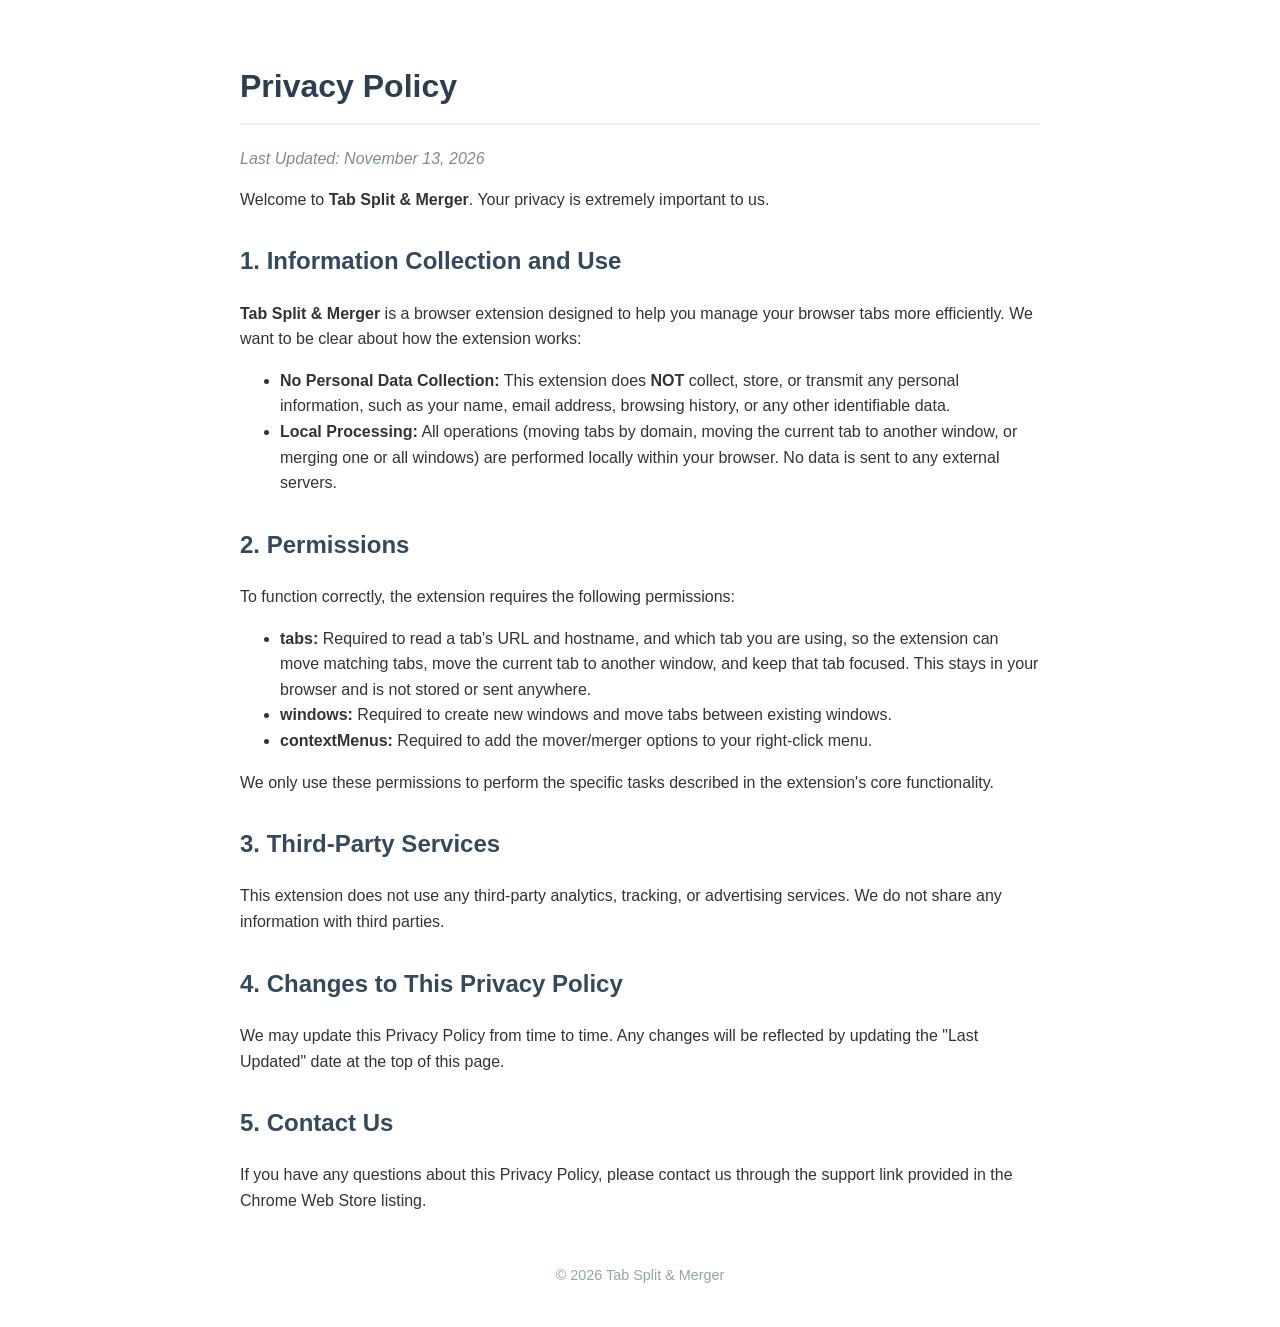
<file: docs/index.html>
<!DOCTYPE html>
<html lang="en">
<head>
    <meta charset="UTF-8">
    <meta name="viewport" content="width=device-width, initial-scale=1.0">
    <title>Privacy Policy - Tab Split & Merger</title>
    <style>
        body {
            font-family: -apple-system, BlinkMacSystemFont, "Segoe UI", Roboto, Helvetica, Arial, sans-serif;
            line-height: 1.6;
            color: #333;
            max-width: 800px;
            margin: 0 auto;
            padding: 40px 20px;
        }
        h1 { color: #2c3e50; border-bottom: 2px solid #eee; padding-bottom: 10px; }
        h2 { color: #34495e; margin-top: 30px; }
        p { margin: 15px 0; }
        .last-updated { font-style: italic; color: #7f8c8d; }
        .footer { margin-top: 50px; font-size: 0.9em; color: #95a5a6; text-align: center; }
    </style>
</head>
<body>

    <h1>Privacy Policy</h1>
    <p class="last-updated">Last Updated: November 13, 2026</p>

    <p>Welcome to <strong>Tab Split & Merger</strong>. Your privacy is extremely important to us.</p>

    <h2>1. Information Collection and Use</h2>
    <p><strong>Tab Split & Merger</strong> is a browser extension designed to help you manage your browser tabs more efficiently. We want to be clear about how the extension works:</p>
    <ul>
        <li><strong>No Personal Data Collection:</strong> This extension does <strong>NOT</strong> collect, store, or transmit any personal information, such as your name, email address, browsing history, or any other identifiable data.</li>
        <li><strong>Local Processing:</strong> All operations (moving tabs by domain, moving the current tab to another window, or merging one or all windows) are performed locally within your browser. No data is sent to any external servers.</li>
    </ul>

    <h2>2. Permissions</h2>
    <p>To function correctly, the extension requires the following permissions:</p>
    <ul>
        <li><strong>tabs:</strong> Required to read a tab's URL and hostname, and which tab you are using, so the extension can move matching tabs, move the current tab to another window, and keep that tab focused. This stays in your browser and is not stored or sent anywhere.</li>
        <li><strong>windows:</strong> Required to create new windows and move tabs between existing windows.</li>
        <li><strong>contextMenus:</strong> Required to add the mover/merger options to your right-click menu.</li>
    </ul>
    <p>We only use these permissions to perform the specific tasks described in the extension's core functionality.</p>

    <h2>3. Third-Party Services</h2>
    <p>This extension does not use any third-party analytics, tracking, or advertising services. We do not share any information with third parties.</p>

    <h2>4. Changes to This Privacy Policy</h2>
    <p>We may update this Privacy Policy from time to time. Any changes will be reflected by updating the "Last Updated" date at the top of this page.</p>

    <h2>5. Contact Us</h2>
    <p>If you have any questions about this Privacy Policy, please contact us through the support link provided in the Chrome Web Store listing.</p>

    <div class="footer">
        &copy; 2026 Tab Split & Merger
    </div>

</body>
</html>
</file>
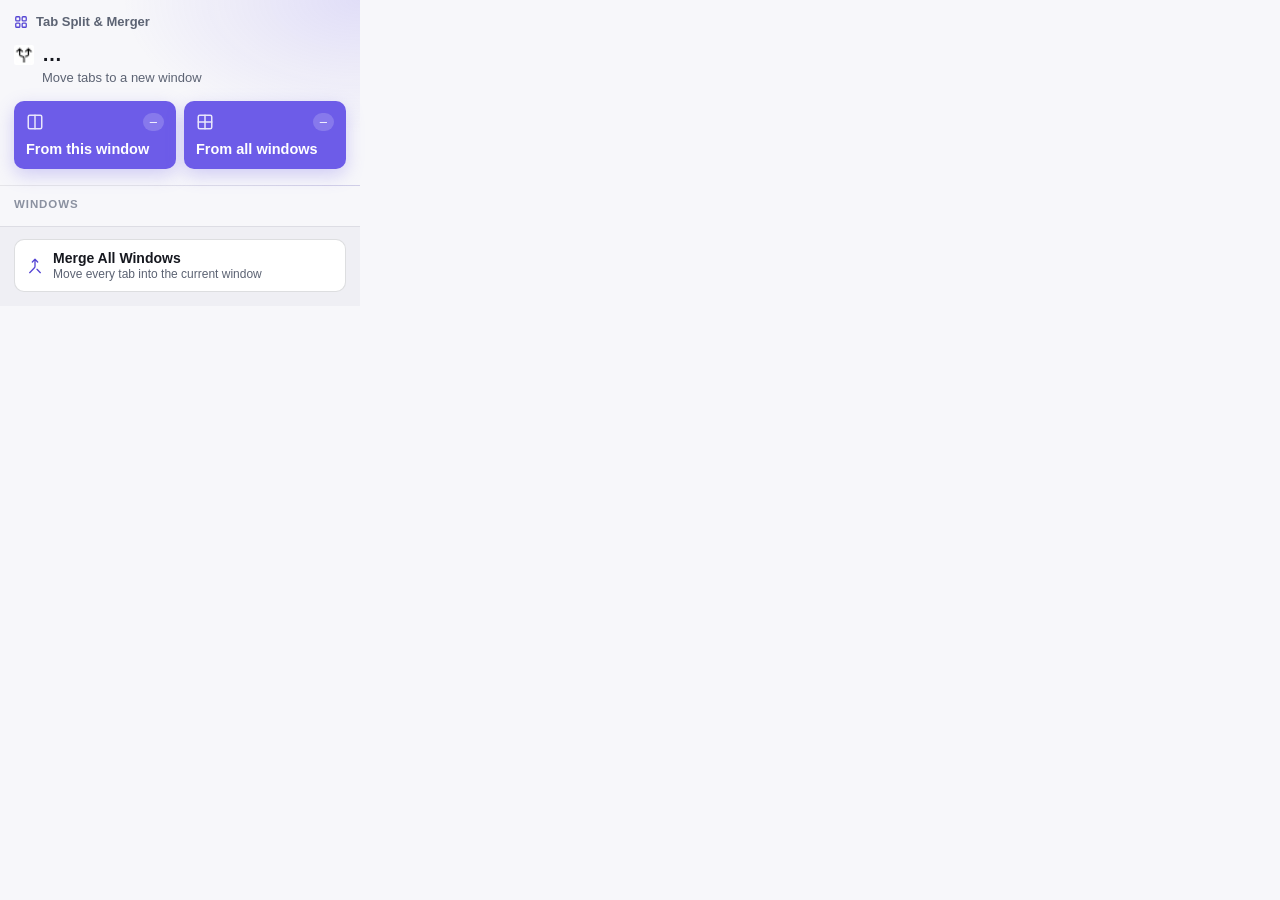
<file: popup.html>
<!doctype html>
<html lang="en">
  <head>
    <meta charset="UTF-8" />
    <style>
      :root {
        --bg: #111318;
        --panel: #181b22;
        --panel-raised: #1f232c;
        --panel-hover: #262b36;
        --line: rgba(255, 255, 255, 0.07);
        --line-strong: rgba(255, 255, 255, 0.12);
        --ink: #eceef3;
        --muted: #8b93a5;
        --faint: #5d6575;
        --accent: #8b7cf6;
        --accent-strong: #a597ff;
        --accent-soft: rgba(139, 124, 246, 0.14);
        --accent-glow: rgba(139, 124, 246, 0.24);
        --accent-shadow: rgba(139, 124, 246, 0.3);
        --accent-border: rgba(139, 124, 246, 0.4);
        --focus-ring: #fff;
        color-scheme: dark;
        --font: -apple-system, BlinkMacSystemFont, "Inter", "Segoe UI", sans-serif;
        --mono: "SF Mono", "JetBrains Mono", Menlo, Consolas, monospace;
      }

      @media (prefers-color-scheme: light) {
        :root {
          --bg: #f7f7fa;
          --panel: #efeff4;
          --panel-raised: #ffffff;
          --panel-hover: #e9e8f2;
          --line: rgba(20, 22, 40, 0.08);
          --line-strong: rgba(20, 22, 40, 0.14);
          --ink: #16181f;
          --muted: #5c6373;
          --faint: #8b91a0;
          --accent: #6d5ce8;
          --accent-strong: #5646d4;
          --accent-soft: rgba(109, 92, 232, 0.1);
          --accent-glow: rgba(109, 92, 232, 0.16);
          --accent-shadow: rgba(109, 92, 232, 0.28);
          --accent-border: rgba(109, 92, 232, 0.45);
          --focus-ring: #16181f;
          color-scheme: light;
        }
      }

      * {
        box-sizing: border-box;
      }

      body {
        width: 360px;
        margin: 0;
        font-family: var(--font);
        font-size: 14px;
        color: var(--ink);
        background: var(--bg);
        -webkit-font-smoothing: antialiased;
      }

      button {
        font: inherit;
        color: inherit;
        margin: 0;
      }

      .section-label {
        display: flex;
        align-items: center;
        justify-content: space-between;
        margin: 0 0 8px;
        font-size: 11.5px;
        font-weight: 600;
        letter-spacing: 0.08em;
        text-transform: uppercase;
        color: var(--faint);
      }

      .section-label span:last-child {
        font-family: var(--mono);
        letter-spacing: 0;
        text-transform: none;
        font-weight: 400;
      }

      /* Move by domain: primary feature */
      .split {
        padding: 14px 14px 16px;
        background:
          radial-gradient(110% 120% at 100% 0%, var(--accent-glow), transparent 60%),
          var(--bg);
        border-bottom: 1px solid var(--line);
      }

      .brand {
        display: flex;
        align-items: center;
        gap: 8px;
        margin-bottom: 14px;
        font-size: 13px;
        font-weight: 600;
        color: var(--muted);
      }

      .brand svg {
        width: 14px;
        height: 14px;
        color: var(--accent-strong);
      }

      .domain-info {
        margin-bottom: 16px;
      }

      .domain-row {
        display: flex;
        align-items: center;
        gap: 8px;
        min-width: 0;
      }

      #current-favicon {
        width: 20px;
        height: 20px;
        flex-shrink: 0;
      }

      #current-domain {
        font-size: 20px;
        font-weight: 650;
        letter-spacing: -0.02em;
        white-space: nowrap;
        overflow: hidden;
        text-overflow: ellipsis;
      }

      #domain-hint {
        margin: 4px 0 0 28px;
        font-size: 13px;
        color: var(--muted);
      }

      .split-buttons {
        display: grid;
        grid-template-columns: 1fr 1fr;
        gap: 8px;
      }

      .split-buttons button {
        display: flex;
        flex-direction: column;
        align-items: flex-start;
        gap: 10px;
        padding: 12px;
        border: 0;
        border-radius: 10px;
        background: var(--accent);
        color: #fff;
        text-align: left;
        cursor: pointer;
        box-shadow: 0 6px 18px var(--accent-shadow);
        transition:
          background 0.12s ease,
          transform 0.12s ease,
          opacity 0.12s ease;
      }

      .split-buttons button:hover:not(:disabled) {
        background: var(--accent-strong);
        transform: translateY(-1px);
      }

      .split-buttons button:focus-visible {
        outline: 2px solid var(--focus-ring);
        outline-offset: 2px;
      }

      .split-buttons button:disabled {
        background: var(--panel-raised);
        color: var(--faint);
        box-shadow: inset 0 0 0 1px var(--line);
        cursor: not-allowed;
      }

      .split-buttons .top {
        display: flex;
        align-items: center;
        justify-content: space-between;
        width: 100%;
      }

      .split-buttons svg {
        width: 18px;
        height: 18px;
        opacity: 0.85;
      }

      .split-buttons .count {
        font-family: var(--mono);
        font-size: 12px;
        padding: 2px 7px;
        border-radius: 999px;
        background: rgba(255, 255, 255, 0.18);
      }

      .split-buttons button:disabled .count {
        background: var(--line);
      }

      .split-buttons .label {
        display: flex;
        flex-direction: column;
        gap: 2px;
      }

      .split-buttons .label strong {
        font-size: 14.5px;
        font-weight: 600;
      }

      .split-buttons .label span {
        font-size: 12px;
        opacity: 0.75;
      }

      /* Merge: bottom */
      .merge {
        padding: 12px 14px 14px;
        border-top: 1px solid var(--line);
        background: var(--panel);
      }

      #btn-merge {
        display: flex;
        align-items: center;
        gap: 10px;
        width: 100%;
        padding: 10px 12px;
        border: 1px solid var(--line-strong);
        border-radius: 10px;
        background: var(--panel-raised);
        text-align: left;
        cursor: pointer;
        transition:
          background 0.12s ease,
          border-color 0.12s ease;
      }

      #btn-merge:hover:not(:disabled) {
        background: var(--panel-hover);
        border-color: var(--accent-border);
      }

      #btn-merge:focus-visible {
        outline: 2px solid var(--accent);
        outline-offset: 1px;
      }

      #btn-merge:disabled {
        color: var(--faint);
        cursor: not-allowed;
      }

      #btn-merge svg {
        width: 16px;
        height: 16px;
        color: var(--accent-strong);
        flex-shrink: 0;
      }

      #btn-merge:disabled svg {
        color: var(--faint);
      }

      #btn-merge .label {
        flex: 1;
        display: flex;
        flex-direction: column;
        gap: 1px;
      }

      #btn-merge .label strong {
        font-weight: 600;
      }

      #btn-merge .label span {
        font-size: 12px;
        color: var(--muted);
      }

      /* Preview: tertiary */
      .preview {
        padding: 12px 8px 8px;
      }

      .preview .section-label {
        padding: 0 6px;
      }

      #window-list {
        max-height: 200px;
        overflow-y: auto;
        display: flex;
        flex-direction: column;
        gap: 2px;
      }

      #window-list::-webkit-scrollbar {
        width: 6px;
      }

      #window-list::-webkit-scrollbar-thumb {
        background: var(--line-strong);
        border-radius: 999px;
      }

      .window-item {
        position: relative;
        display: flex;
        align-items: center;
        gap: 4px;
        width: 100%;
        padding-right: 4px;
        border-radius: 8px;
        transition: background 0.12s ease;
      }

      .window-main {
        display: flex;
        align-items: center;
        gap: 10px;
        flex: 1;
        min-width: 0;
        padding: 7px 8px;
        border: 0;
        border-radius: 8px;
        background: transparent;
        text-align: left;
        cursor: pointer;
      }

      .window-main:hover,
      .window-main:focus-visible {
        background: var(--panel-hover);
        outline: none;
      }

      .window-item.is-current .window-main:hover,
      .window-item.is-current .window-main:focus-visible {
        background: transparent;
      }

      .window-actions {
        display: flex;
        flex-shrink: 0;
        gap: 4px;
      }

      .window-actions button {
        padding: 4px 7px;
        border: 1px solid var(--line-strong);
        border-radius: 7px;
        background: var(--panel-raised);
        font-size: 11.5px;
        font-weight: 600;
        line-height: 1.2;
        cursor: pointer;
        transition:
          background 0.12s ease,
          border-color 0.12s ease;
      }

      .window-actions button:hover:not(:disabled) {
        background: var(--panel-hover);
        border-color: var(--accent-border);
      }

      .window-actions button:focus-visible {
        outline: 2px solid var(--accent);
        outline-offset: 1px;
      }

      .window-actions button:disabled {
        color: var(--faint);
        cursor: not-allowed;
      }

      .window-item.is-current {
        background: var(--accent-soft);
      }

      .window-item.is-current::before {
        content: "";
        position: absolute;
        left: 0;
        top: 8px;
        bottom: 8px;
        width: 3px;
        border-radius: 0 3px 3px 0;
        background: var(--accent);
      }

      .window-item .favicon {
        width: 24px;
        height: 24px;
        padding: 4px;
        border-radius: 6px;
        flex-shrink: 0;
        background: var(--panel-raised);
      }

      .window-item .details {
        flex: 1;
        min-width: 0;
        display: flex;
        flex-direction: column;
        gap: 1px;
      }

      .window-item .details strong {
        font-size: 13.5px;
        font-weight: 600;
      }

      .window-item .details .meta {
        font-size: 12px;
        color: var(--muted);
        white-space: nowrap;
        overflow: hidden;
        text-overflow: ellipsis;
      }

      .tab-badge {
        flex-shrink: 0;
        font-family: var(--mono);
        font-size: 11.5px;
        color: var(--muted);
      }

      .window-item.is-current .tab-badge {
        color: var(--accent-strong);
      }

      .empty-state {
        padding: 16px 12px;
        text-align: center;
        color: var(--muted);
      }
    </style>
  </head>
  <body>
    <section class="split">
      <div class="brand">
        <svg viewBox="0 0 24 24" fill="none" stroke="currentColor" stroke-width="2.2" stroke-linecap="round" stroke-linejoin="round" aria-hidden="true">
          <rect x="3" y="3" width="7" height="7" rx="1.5"></rect>
          <rect x="14" y="3" width="7" height="7" rx="1.5"></rect>
          <rect x="3" y="14" width="7" height="7" rx="1.5"></rect>
          <rect x="14" y="14" width="7" height="7" rx="1.5"></rect>
        </svg>
        Tab Split &amp; Merger
      </div>

      <div class="domain-info">
        <div class="domain-row">
          <img id="current-favicon" src="icons/icon16.png" alt="" />
          <strong id="current-domain">…</strong>
        </div>
        <p id="domain-hint">Move tabs to a new window</p>
      </div>

      <div class="split-buttons">
        <button id="btn-split-current" type="button">
          <span class="top">
            <svg viewBox="0 0 24 24" fill="none" stroke="currentColor" stroke-width="2" stroke-linecap="round" stroke-linejoin="round" aria-hidden="true">
              <rect x="3" y="3" width="18" height="18" rx="2"></rect>
              <path d="M12 3v18"></path>
            </svg>
            <span class="count" id="count-current">–</span>
          </span>
          <span class="label">
            <strong>From this window</strong>
          </span>
        </button>

        <button id="btn-split-all" type="button">
          <span class="top">
            <svg viewBox="0 0 24 24" fill="none" stroke="currentColor" stroke-width="2" stroke-linecap="round" stroke-linejoin="round" aria-hidden="true">
              <rect x="3" y="3" width="18" height="18" rx="2"></rect>
              <path d="M12 3v18"></path>
              <path d="M3 12h18"></path>
            </svg>
            <span class="count" id="count-all">–</span>
          </span>
          <span class="label">
            <strong>From all windows</strong>
          </span>
        </button>
      </div>
    </section>

    <section class="preview">
      <p class="section-label">
        <span>Windows</span>
        <span id="window-count"></span>
      </p>
      <div id="window-list"></div>
    </section>

    <section class="merge">
      <button id="btn-merge" type="button">
        <svg viewBox="0 0 24 24" fill="none" stroke="currentColor" stroke-width="2" stroke-linecap="round" stroke-linejoin="round" aria-hidden="true">
          <path d="m8 6 4-4 4 4"></path>
          <path d="M12 2v10.3a4 4 0 0 1-1.17 2.83L4 22"></path>
          <path d="m20 22-5-5"></path>
        </svg>
        <span class="label">
          <strong>Merge All Windows</strong>
          <span id="merge-hint">Move every tab into the current window</span>
        </span>
      </button>
    </section>

    <script src="popup.js"></script>
  </body>
</html>
</file>
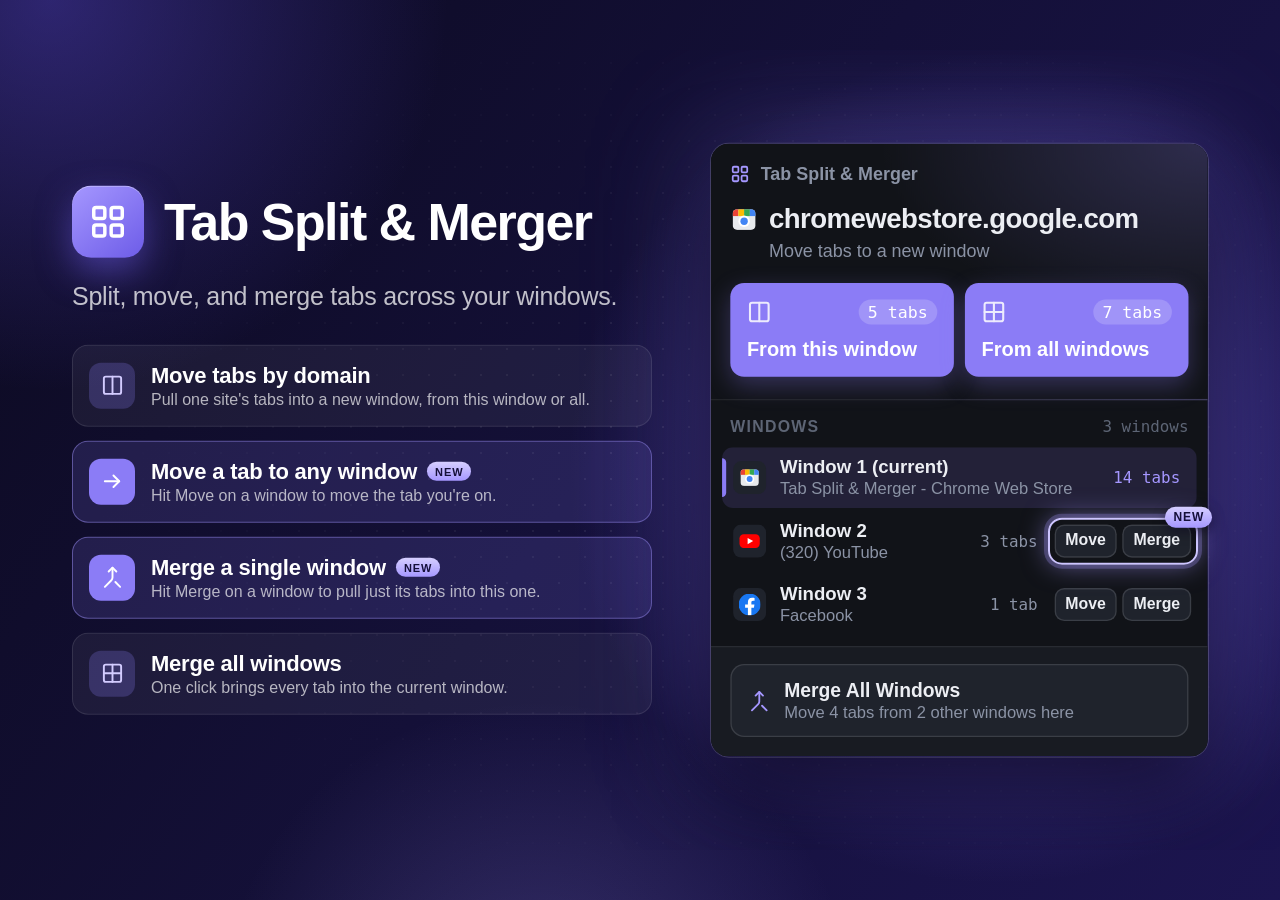
<file: webstore_assets/_gen/cover.html>
<!doctype html>
<!--
  Feature-list cover (1280x800 stage). The product shot on the right is the REAL popup
  (popup.html mock, dark theme) scaled up; the per-window Move / Merge buttons
  added in v1.1.0 are ringed and tagged NEW.
  Captured to ../cover2.jpeg and, via a 1320x840 viewport, to ../cover2_440x280.jpeg.
-->
<html lang="en">
  <head>
    <meta charset="utf-8" />
    <title>Cover</title>
    <style>
      :root {
        --font: -apple-system, BlinkMacSystemFont, "Inter", "Segoe UI", sans-serif;
        --accent: #8b7cf6;
        --accent-strong: #a597ff;
        --accent-deep: #6d5ce8;
        --popup-scale: 1.38;
        color-scheme: dark;
      }

      * {
        box-sizing: border-box;
      }

      html,
      body {
        margin: 0;
        width: 100%;
        height: 100%;
        overflow: hidden;
      }

      body {
        position: relative;
        font-family: var(--font);
        color: #fff;
        -webkit-font-smoothing: antialiased;
        background:
          radial-gradient(48% 66% at 78% 52%, rgba(124, 104, 255, 0.5), transparent 70%),
          radial-gradient(50% 70% at 4% 0%, rgba(92, 74, 220, 0.42), transparent 62%),
          radial-gradient(40% 55% at 42% 112%, rgba(165, 151, 255, 0.22), transparent 62%),
          linear-gradient(125deg, #0c0a20 0%, #141038 48%, #1c1550 100%);
      }

      /* Fixed 1280x800 design surface; scaled to fit the capture viewport. */
      .stage {
        position: absolute;
        left: 50%;
        top: 50%;
        width: 1280px;
        height: 800px;
        transform: translate(-50%, -50%);
        overflow: hidden;
      }

      /* faint dot grid, fading out toward the edges */
      .stage::before {
        content: "";
        position: absolute;
        inset: 0;
        background-image: radial-gradient(rgba(255, 255, 255, 0.1) 1px, transparent 1.4px);
        background-size: 26px 26px;
        -webkit-mask-image: radial-gradient(70% 80% at 62% 50%, #000 0%, transparent 78%);
        mask-image: radial-gradient(70% 80% at 62% 50%, #000 0%, transparent 78%);
        pointer-events: none;
      }

      svg {
        display: block;
        fill: none;
        stroke: currentColor;
        stroke-width: 2;
        stroke-linecap: round;
        stroke-linejoin: round;
      }

      /* ---------- left: copy ---------- */
      .copy {
        position: absolute;
        left: 72px;
        top: 50%;
        width: 580px;
        transform: translateY(-50%);
      }

      .brand {
        display: flex;
        align-items: center;
        gap: 20px;
      }

      .brand .tile {
        display: grid;
        place-items: center;
        width: 72px;
        height: 72px;
        flex-shrink: 0;
        border-radius: 19px;
        background: linear-gradient(140deg, var(--accent-strong), var(--accent-deep));
        box-shadow:
          0 14px 34px rgba(109, 92, 232, 0.5),
          inset 0 1px 0 rgba(255, 255, 255, 0.35);
      }

      .brand .tile svg {
        width: 38px;
        height: 38px;
        stroke-width: 2.2;
      }

      .brand h1 {
        margin: 0;
        font-size: 52px;
        font-weight: 750;
        letter-spacing: -0.03em;
        line-height: 1.05;
        white-space: nowrap;
      }

      .tagline {
        margin: 22px 0 32px;
        font-size: 25px;
        line-height: 1.3;
        letter-spacing: -0.01em;
        color: rgba(255, 255, 255, 0.74);
      }

      .features {
        display: grid;
        gap: 14px;
        margin: 0;
        padding: 0;
        list-style: none;
      }

      .features li {
        display: flex;
        align-items: center;
        gap: 16px;
        padding: 17px 18px 17px 16px;
        border: 1px solid rgba(255, 255, 255, 0.1);
        border-radius: 16px;
        background: rgba(255, 255, 255, 0.055);
      }

      .features li.is-new {
        border-color: rgba(165, 151, 255, 0.45);
        background: rgba(139, 124, 246, 0.16);
      }

      .features .ico {
        display: grid;
        place-items: center;
        width: 46px;
        height: 46px;
        flex-shrink: 0;
        border-radius: 12px;
        color: #d3ccff;
        background: rgba(139, 124, 246, 0.24);
      }

      .features li.is-new .ico {
        color: #fff;
        background: var(--accent);
      }

      .features .ico svg {
        width: 23px;
        height: 23px;
      }

      .features strong {
        display: flex;
        align-items: center;
        gap: 10px;
        font-size: 22px;
        font-weight: 650;
        letter-spacing: -0.01em;
      }

      .features span {
        display: block;
        margin-top: 2px;
        font-size: 16px;
        color: rgba(255, 255, 255, 0.68);
      }

      .new {
        padding: 3px 8px 2px;
        border-radius: 999px;
        font-size: 11px;
        font-weight: 800;
        letter-spacing: 0.08em;
        line-height: 1.3;
        color: #15103a;
        background: linear-gradient(180deg, #d6cfff, #a597ff);
      }

      /* ---------- right: real popup, scaled ---------- */
      .shot {
        position: absolute;
        right: 72px;
        top: 50%;
        width: calc(360px * var(--popup-scale));
        transform: translateY(-50%);
      }

      .shot .frame {
        position: relative;
        height: calc(455px * var(--popup-scale));
        border-radius: 18px;
        overflow: hidden;
        box-shadow:
          0 0 0 1px rgba(255, 255, 255, 0.16),
          0 40px 90px rgba(4, 2, 20, 0.7),
          0 0 120px rgba(139, 124, 246, 0.38);
      }

      .shot iframe {
        display: block;
        width: 360px;
        height: 455px;
        border: 0;
        transform: scale(var(--popup-scale));
        transform-origin: 0 0;
      }

      .ring {
        position: absolute;
        border: 2.5px solid #cdc5ff;
        border-radius: 14px;
        box-shadow:
          0 0 0 4px rgba(165, 151, 255, 0.26),
          0 0 26px rgba(165, 151, 255, 0.55);
        visibility: hidden;
      }

      .ring .new {
        position: absolute;
        top: -13px;
        right: -16px;
        font-size: 12px;
        box-shadow: 0 4px 12px rgba(8, 4, 30, 0.5);
      }
    </style>
  </head>
  <body>
    <div class="stage">
      <div class="copy">
        <div class="brand">
          <div class="tile">
            <svg viewBox="0 0 24 24">
              <rect x="3" y="3" width="7" height="7" rx="1.5"></rect>
              <rect x="14" y="3" width="7" height="7" rx="1.5"></rect>
              <rect x="3" y="14" width="7" height="7" rx="1.5"></rect>
              <rect x="14" y="14" width="7" height="7" rx="1.5"></rect>
            </svg>
          </div>
          <h1>Tab Split &amp; Merger</h1>
        </div>

        <p class="tagline">Split, move, and merge tabs across your windows.</p>

        <ul class="features">
          <li>
            <div class="ico">
              <svg viewBox="0 0 24 24">
                <rect x="3" y="3" width="18" height="18" rx="2"></rect>
                <path d="M12 3v18"></path>
              </svg>
            </div>
            <div>
              <strong>Move tabs by domain</strong>
              <span>Pull one site's tabs into a new window, from this window or all.</span>
            </div>
          </li>
          <li class="is-new">
            <div class="ico">
              <svg viewBox="0 0 24 24">
                <path d="M4 12h15"></path>
                <path d="m13 6 6 6-6 6"></path>
              </svg>
            </div>
            <div>
              <strong>Move a tab to any window <em class="new" style="font-style: normal">NEW</em></strong>
              <span>Hit Move on a window to move the tab you're on.</span>
            </div>
          </li>
          <li class="is-new">
            <div class="ico">
              <svg viewBox="0 0 24 24">
                <path d="m8 6 4-4 4 4"></path>
                <path d="M12 2v10.3a4 4 0 0 1-1.17 2.83L4 22"></path>
                <path d="m20 22-5-5"></path>
              </svg>
            </div>
            <div>
              <strong>Merge a single window <em class="new" style="font-style: normal">NEW</em></strong>
              <span>Hit Merge on a window to pull just its tabs into this one.</span>
            </div>
          </li>
          <li>
            <div class="ico">
              <svg viewBox="0 0 24 24">
                <rect x="3" y="3" width="18" height="18" rx="2"></rect>
                <path d="M12 3v18"></path>
                <path d="M3 12h18"></path>
              </svg>
            </div>
            <div>
              <strong>Merge all windows</strong>
              <span>One click brings every tab into the current window.</span>
            </div>
          </li>
        </ul>
      </div>

      <div class="shot">
        <div class="frame">
          <iframe id="popup" src="popup.html?data=cws&amp;theme=dark" title="Tab Split &amp; Merger popup"></iframe>
        </div>
        <div class="ring" id="ring"><span class="new">NEW</span></div>
      </div>
    </div>

    <script>
      // Scale the fixed 1280x800 stage to whatever viewport the page is opened / captured in.
      const stage = document.querySelector(".stage");
      const fitStage = () => {
        const s = Math.min(innerWidth / stage.offsetWidth, innerHeight / stage.offsetHeight);
        stage.style.transform = `translate(-50%, -50%) scale(${s})`;
      };
      fitStage();
      addEventListener("resize", fitStage);

      const frame = document.getElementById("popup");
      const ring = document.getElementById("ring");
      const scale = parseFloat(getComputedStyle(document.documentElement).getPropertyValue("--popup-scale"));

      const timer = setInterval(() => {
        const doc = frame.contentDocument;
        if (doc?.documentElement?.dataset.ready !== "true") return;
        clearInterval(timer);

        // Fit the frame to the popup's real height.
        const height = doc.body.offsetHeight;
        frame.style.height = height + "px";
        frame.parentElement.style.height = height * scale + "px";

        // Ring Move / Merge on a single window row (first non-current).
        // Rect is iframe-local; multiply by popup scale (iframe CSS transform).
        const actions = doc.querySelector(".window-actions");
        const r = actions.getBoundingClientRect();
        const pad = 5;
        Object.assign(ring.style, {
          left: (r.left - pad) * scale + "px",
          top: (r.top - pad) * scale + "px",
          width: (r.width + pad * 2) * scale + "px",
          height: (r.height + pad * 2) * scale + "px",
          visibility: "visible",
        });

        document.documentElement.dataset.ready = "true";
      }, 30);
    </script>
  </body>
</html>
</file>
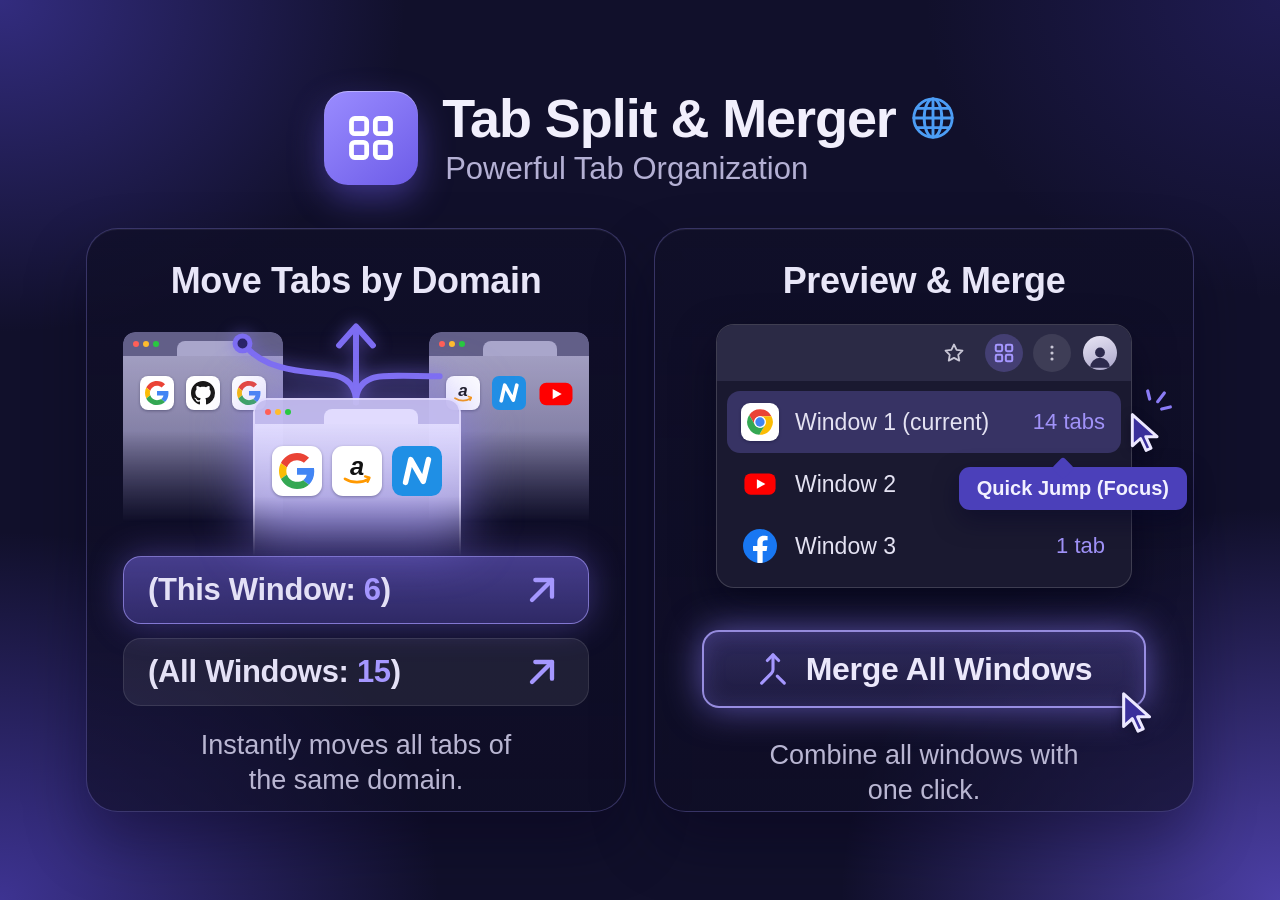
<file: webstore_assets/_gen/cover_classic.html>
<!doctype html>
<!--
  Classic two-panel cover (1280x800 stage): "Move Tabs by Domain" + "Preview & Merge".
  HTML recreation of reference/cover_classic_1376x768.jpeg.
  Captured to ../cover.jpeg and, via a 1320x840 viewport, to ../cover_440x280.jpeg.
-->
<html lang="en">
  <head>
    <meta charset="utf-8" />
    <title>Tab Split &amp; Merger – classic cover</title>
    <link rel="stylesheet" href="promo.css" />
    <style>
      body {
        background:
          radial-gradient(52% 62% at 0% 100%, rgba(98, 80, 230, 0.55), transparent 66%),
          radial-gradient(52% 66% at 100% 100%, rgba(112, 92, 242, 0.62), transparent 66%),
          radial-gradient(48% 56% at 0% 0%, rgba(84, 72, 210, 0.5), transparent 66%),
          radial-gradient(42% 50% at 100% 0%, rgba(60, 50, 160, 0.34), transparent 66%), #11102b;
      }

      /* ---------- header ---------- */
      .header {
        position: absolute;
        left: 0;
        right: 0;
        top: 38px;
        display: flex;
        align-items: center;
        justify-content: center;
        gap: 24px;
      }

      .header .app-tile {
        width: 94px;
        height: 94px;
        border-radius: 24px;
        font-size: 52px;
      }

      .header h1 {
        display: flex;
        align-items: center;
        gap: 14px;
        margin: 0;
        font-size: 54px;
        font-weight: 700;
        letter-spacing: -0.02em;
        line-height: 1.12;
      }

      .header h1 .ic {
        font-size: 46px;
        color: #4c9df5;
      }

      .header p {
        margin: 2px 0 0 3px;
        font-size: 31px;
        line-height: 1.2;
        color: #b4b0d4;
      }

      /* ---------- panels ---------- */
      .panel {
        position: absolute;
        top: 178px;
        width: 540px;
        height: 584px;
        padding: 30px 36px 0;
        border: 1.5px solid rgba(150, 140, 240, 0.3);
        border-radius: 32px;
        background: linear-gradient(180deg, rgba(16, 15, 40, 0.8), rgba(14, 13, 36, 0.62));
        box-shadow:
          inset 0 1px 0 rgba(255, 255, 255, 0.06),
          0 30px 60px rgba(5, 4, 25, 0.35);
        text-align: center;
      }

      .panel.left {
        left: 86px;
      }

      .panel.right {
        left: 654px;
      }

      .panel h2 {
        margin: 0;
        font-size: 36px;
        font-weight: 700;
        letter-spacing: -0.01em;
        line-height: 1.2;
        color: #e8e6f8;
      }

      .caption {
        margin: 0;
        font-size: 27px;
        line-height: 1.3;
        color: #b9b6d2;
      }

      /* ---------- left: windows illustration ---------- */
      .illus {
        position: relative;
        height: 240px;
        margin-top: 14px;
      }

      .win {
        position: absolute;
        overflow: hidden;
        border-radius: 12px 12px 0 0;
        -webkit-mask-image: linear-gradient(180deg, #000 52%, transparent 100%);
        mask-image: linear-gradient(180deg, #000 52%, transparent 100%);
      }

      .win .bar {
        position: relative;
        display: flex;
        align-items: center;
        gap: 4px;
        height: 24px;
        padding-left: 10px;
        background: rgba(122, 118, 164, 0.78);
      }

      .win .bar i {
        width: 6px;
        height: 6px;
        border-radius: 50%;
      }

      .win .bar i:nth-child(1) {
        background: #ff5f57;
      }
      .win .bar i:nth-child(2) {
        background: #febc2e;
      }
      .win .bar i:nth-child(3) {
        background: #28c840;
      }

      /* the tab shape sitting on the title bar */
      .win .bar::after {
        content: "";
        position: absolute;
        left: 34%;
        bottom: 0;
        width: 46%;
        height: 15px;
        border-radius: 8px 8px 0 0;
        background: rgba(178, 174, 210, 0.9);
      }

      .win .body {
        display: flex;
        align-items: flex-start;
        justify-content: center;
        gap: 12px;
        height: 100%;
        padding-top: 20px;
        background: linear-gradient(180deg, rgba(178, 174, 210, 0.9), rgba(150, 144, 200, 0.55));
      }

      .win .site-tile {
        width: 34px;
        height: 34px;
        border-radius: 8px;
        font-size: 24px;
      }

      .win.back {
        top: 16px;
        width: 160px;
        height: 190px;
      }

      .win.back.a {
        left: 0;
      }

      .win.back.b {
        right: 0;
      }

      .front-glow {
        position: absolute;
        left: 126px;
        top: 76px;
        width: 216px;
        height: 150px;
        border-radius: 18px;
        background: rgba(139, 124, 246, 0.55);
        filter: blur(26px);
      }

      .win.front {
        left: 130px;
        top: 82px;
        width: 208px;
        height: 158px;
        border: 2px solid rgba(226, 219, 255, 0.95);
        border-bottom: 0;
        border-radius: 14px 14px 0 0;
        -webkit-mask-image: linear-gradient(180deg, #000 62%, transparent 100%);
        mask-image: linear-gradient(180deg, #000 62%, transparent 100%);
      }

      .win.front .bar {
        background: rgba(196, 189, 240, 0.95);
      }

      .win.front .bar::after {
        background: rgba(226, 221, 255, 0.98);
      }

      .win.front .body {
        gap: 10px;
        padding-top: 22px;
        background: linear-gradient(180deg, rgba(226, 221, 255, 0.98), rgba(160, 148, 236, 0.6));
      }

      .win.front .site-tile {
        width: 50px;
        height: 50px;
        border-radius: 11px;
        font-size: 36px;
      }

      .flow {
        position: absolute;
        inset: 0;
        width: 100%;
        height: 100%;
        fill: none;
        stroke: #7d6df2;
        stroke-width: 6;
        stroke-linecap: round;
        stroke-linejoin: round;
        filter: drop-shadow(0 0 8px rgba(125, 109, 242, 0.55));
      }

      .flow circle {
        fill: #2b2568;
        stroke-width: 5;
      }

      /* ---------- left: pills ---------- */
      .pill {
        display: flex;
        align-items: center;
        justify-content: space-between;
        height: 68px;
        margin-top: 14px;
        padding: 0 26px 0 24px;
        border: 1.5px solid rgba(255, 255, 255, 0.1);
        border-radius: 18px;
        background: rgba(255, 255, 255, 0.07);
        font-size: 31px;
        font-weight: 700;
        letter-spacing: -0.01em;
        color: #e4e1f6;
      }

      .pill b {
        color: var(--accent-strong);
      }

      .pill .ic {
        font-size: 40px;
        color: var(--accent-strong);
      }

      .pill.on {
        margin-top: 0;
        border-color: rgba(170, 157, 255, 0.62);
        background: linear-gradient(180deg, rgba(124, 108, 240, 0.5), rgba(104, 90, 214, 0.36));
        box-shadow: 0 0 34px rgba(124, 108, 240, 0.4);
      }

      .panel.left .caption {
        margin-top: 22px;
      }

      /* ---------- right: toolbar + window list ---------- */
      .frag {
        position: relative;
        width: 416px;
        margin: 22px auto 0;
        border: 1px solid rgba(255, 255, 255, 0.16);
        border-radius: 18px;
        background: #1a1930;
        box-shadow: 0 18px 40px rgba(4, 3, 22, 0.5);
        text-align: left;
      }

      .frag .bar {
        display: flex;
        align-items: center;
        justify-content: flex-end;
        gap: 10px;
        height: 56px;
        padding: 0 14px;
        border-radius: 17px 17px 0 0;
        background: #2b2a45;
      }

      .frag .tool {
        width: 38px;
        height: 38px;
        font-size: 22px;
      }

      .frag .tool.star {
        font-size: 24px;
        margin-right: 2px;
      }

      .frag .avatar {
        width: 34px;
        height: 34px;
        margin-left: 2px;
        font-size: 28px;
      }

      .rows {
        padding: 10px;
      }

      .row {
        display: flex;
        align-items: center;
        gap: 16px;
        height: 62px;
        padding: 0 16px 0 14px;
        border-radius: 13px;
        font-size: 23px;
        font-weight: 500;
        color: #e4e2f2;
      }

      .row.on {
        background: rgba(139, 124, 246, 0.26);
      }

      .row .mark {
        display: grid;
        place-items: center;
        width: 38px;
        height: 38px;
        font-size: 34px;
      }

      .row .site-tile {
        width: 38px;
        height: 38px;
        border-radius: 9px;
        font-size: 28px;
      }

      .row .count {
        margin-left: auto;
        font-size: 22px;
        font-weight: 400;
        color: #a092f8;
      }

      .frag .cursor {
        right: -38px;
        top: 86px;
        font-size: 44px;
      }

      .frag .sparks {
        right: -44px;
        top: 62px;
        font-size: 32px;
      }

      .tip {
        position: absolute;
        right: -56px;
        top: 142px;
        z-index: 10;
        padding: 10px 18px;
        border-radius: 11px;
        background: #4b40ba;
        box-shadow: 0 10px 24px rgba(8, 5, 40, 0.5);
        font-size: 20px;
        font-weight: 600;
        white-space: nowrap;
        color: #f3f1ff;
      }

      .tip::before {
        content: "";
        position: absolute;
        left: 96px;
        top: -7px;
        width: 16px;
        height: 16px;
        border-radius: 3px;
        background: inherit;
        transform: rotate(45deg);
      }

      /* ---------- right: Merge All Windows ---------- */
      .merge {
        position: relative;
        display: flex;
        align-items: center;
        justify-content: center;
        gap: 16px;
        width: 444px;
        height: 78px;
        margin: 42px auto 0;
        border: 2px solid rgba(176, 164, 255, 0.82);
        border-radius: 17px;
        background: linear-gradient(180deg, rgba(139, 124, 246, 0.26), rgba(139, 124, 246, 0.12));
        box-shadow:
          0 0 36px rgba(139, 124, 246, 0.6),
          inset 0 0 22px rgba(139, 124, 246, 0.22);
        font-size: 32px;
        font-weight: 700;
        letter-spacing: -0.01em;
        color: #ebe8fb;
      }

      .merge > .ic {
        font-size: 34px;
        color: var(--accent-strong);
      }

      .merge .cursor {
        right: -18px;
        bottom: -30px;
        font-size: 46px;
      }

      .panel.right .caption {
        margin-top: 30px;
      }
    </style>
  </head>
  <body>
    <div class="stage">
      <header class="header">
        <div class="app-tile"><i class="ic" data-icon="grid"></i></div>
        <div>
          <h1>Tab Split &amp; Merger <i class="ic" data-icon="globe"></i></h1>
          <p>Powerful Tab Organization</p>
        </div>
      </header>

      <!-- left panel -->
      <section class="panel left">
        <h2>Move Tabs by Domain</h2>

        <div class="illus">
          <div class="win back a">
            <div class="bar"><i></i><i></i><i></i></div>
            <div class="body">
              <span class="site-tile"><i class="ic" data-icon="google"></i></span>
              <span class="site-tile"><i class="ic" data-icon="github"></i></span>
              <span class="site-tile"><i class="ic" data-icon="google"></i></span>
            </div>
          </div>
          <div class="win back b">
            <div class="bar"><i></i><i></i><i></i></div>
            <div class="body">
              <span class="site-tile"><i class="ic" data-icon="amazon"></i></span>
              <span class="site-tile" style="background: none; box-shadow: none; font-size: 34px"><i class="ic" data-icon="nblue"></i></span>
              <span class="site-tile" style="background: none; box-shadow: none; font-size: 36px"><i class="ic" data-icon="youtube"></i></span>
            </div>
          </div>

          <svg class="flow" viewBox="0 0 468 240">
            <path d="M123 30C150 60 196 54 216 60q18 6 18 26"></path>
            <path d="M318 60c-30 0-58-2-68 2q-16 6-16 24"></path>
            <path d="M234 86V12"></path>
            <path d="M217 29 234 10l17 19"></path>
            <circle cx="120" cy="27" r="7.5"></circle>
          </svg>

          <div class="front-glow"></div>
          <div class="win front">
            <div class="bar"><i></i><i></i><i></i></div>
            <div class="body">
              <span class="site-tile"><i class="ic" data-icon="google"></i></span>
              <span class="site-tile"><i class="ic" data-icon="amazon"></i></span>
              <span class="site-tile" style="background: none; box-shadow: none; font-size: 50px"><i class="ic" data-icon="nblue"></i></span>
            </div>
          </div>
        </div>

        <div class="pill on">
          <span>(This Window: <b>6</b>)</span>
          <i class="ic" data-icon="arrowUpRight"></i>
        </div>
        <div class="pill">
          <span>(All Windows: <b>15</b>)</span>
          <i class="ic" data-icon="arrowUpRight"></i>
        </div>

        <p class="caption">Instantly moves all tabs of<br />the same domain.</p>
      </section>

      <!-- right panel -->
      <section class="panel right">
        <h2>Preview &amp; Merge</h2>

        <div class="frag">
          <div class="bar">
            <span class="tool star"><i class="ic" data-icon="star"></i></span>
            <span class="tool pressed"><i class="ic" data-icon="grid"></i></span>
            <span class="tool round"><i class="ic" data-icon="dots"></i></span>
            <span class="avatar"><i class="ic" data-icon="person"></i></span>
          </div>
          <div class="rows">
            <div class="row on">
              <span class="site-tile"><i class="ic" data-icon="chrome"></i></span>
              Window 1 (current)
              <span class="count">14 tabs</span>
            </div>
            <div class="row">
              <span class="mark"><i class="ic" data-icon="youtube"></i></span>
              Window 2
              <span class="count">3 tabs</span>
            </div>
            <div class="row">
              <span class="mark"><i class="ic" data-icon="facebook"></i></span>
              Window 3
              <span class="count">1 tab</span>
            </div>
          </div>

          <i class="ic sparks" data-icon="sparks"></i>
          <i class="ic cursor" data-icon="cursor"></i>
          <div class="tip">Quick Jump (Focus)</div>
        </div>

        <div class="merge">
          <i class="ic" data-icon="merge"></i>
          Merge All Windows
          <i class="ic cursor" data-icon="cursor"></i>
        </div>

        <p class="caption">Combine all windows with<br />one click.</p>
      </section>
    </div>

    <script src="promo.js"></script>
    <script>
      document.fonts.ready.then(() => {
        document.documentElement.dataset.ready = "true";
      });
    </script>
  </body>
</html>
</file>
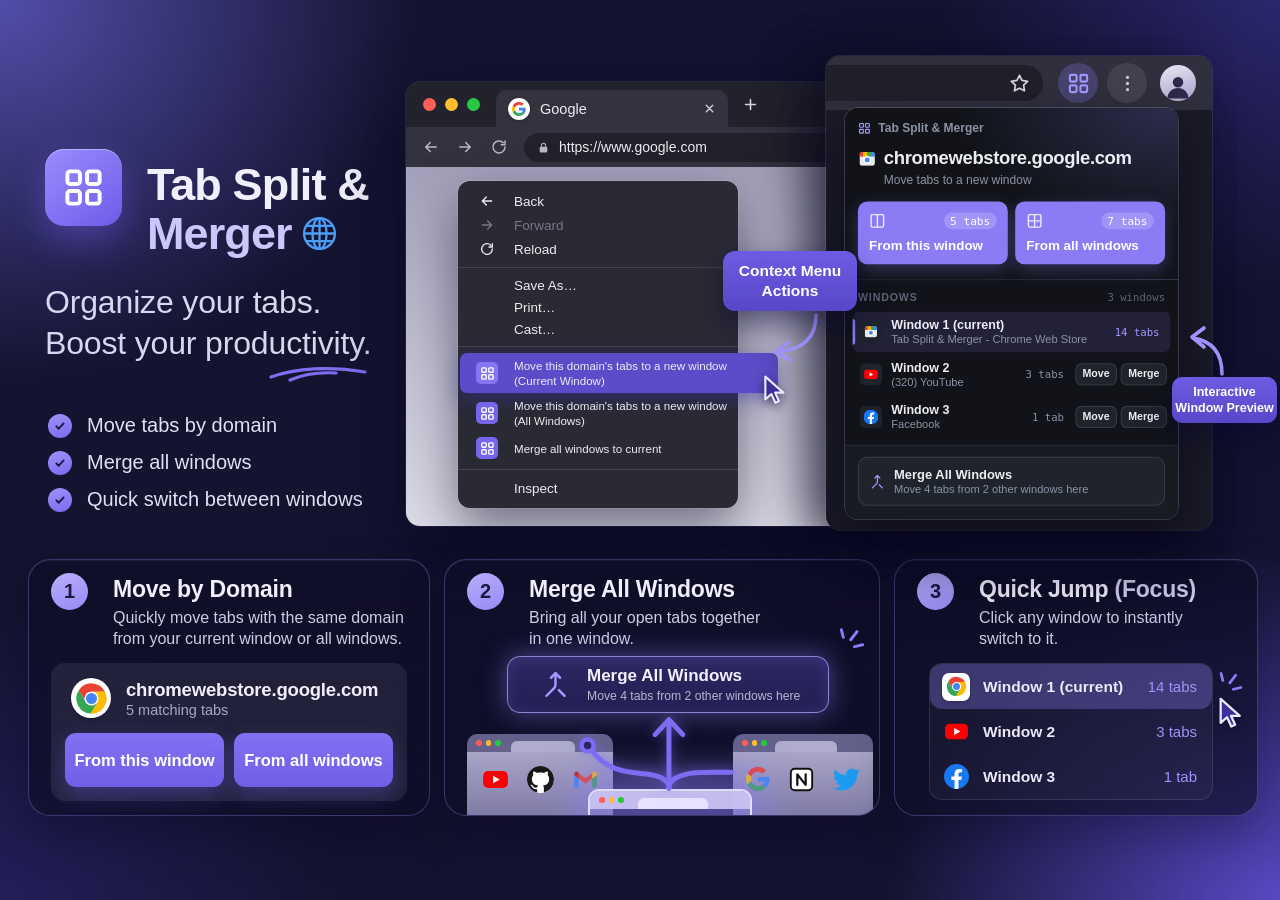
<file: webstore_assets/_gen/cover_landing.html>
<!doctype html>
<!--
  Landing promo (1280x800 stage): hero copy, browser with the context-menu actions,
  the extension popup, and three feature cards.
  HTML recreation of reference/cover_landing_800x500.png. The popup is the REAL one
  (popup.html mock), so it shows the shipped UI. Captured to ../cover_landing.png and,
  via a 1320x840 viewport, to ../cover_landing_440x280.png.
-->
<html lang="en">
  <head>
    <meta charset="utf-8" />
    <title>Tab Split &amp; Merger – landing cover</title>
    <link rel="stylesheet" href="promo.css" />
    <style>
      :root {
        --popup-scale: 0.925;
      }

      body {
        background:
          radial-gradient(48% 62% at 0% 0%, rgba(92, 88, 190, 0.85), transparent 68%),
          radial-gradient(46% 60% at 100% 100%, rgba(104, 86, 232, 0.8), transparent 66%),
          radial-gradient(40% 50% at 100% 0%, rgba(58, 52, 150, 0.6), transparent 66%),
          radial-gradient(40% 50% at 0% 100%, rgba(48, 42, 130, 0.5), transparent 66%), #141330;
      }

      /* ---------- hero copy ---------- */
      .brand .app-tile {
        position: absolute;
        left: 45px;
        top: 99px;
        width: 77px;
        height: 77px;
        border-radius: 19px;
        font-size: 43px;
      }

      .brand h1 {
        position: absolute;
        left: 147px;
        top: 110px;
        margin: 0;
        font-size: 45px;
        font-weight: 750;
        letter-spacing: -0.02em;
        line-height: 49px;
        white-space: nowrap;
      }

      .brand h1 span {
        display: flex;
        align-items: center;
        gap: 9px;
        color: #cdc6fb;
      }

      .brand h1 .ic {
        font-size: 37px;
        color: #4c9df5;
      }

      .tagline {
        position: absolute;
        left: 45px;
        top: 232px;
        margin: 0;
        font-size: 32px;
        line-height: 41px;
        letter-spacing: -0.005em;
        color: #d9d6ef;
        white-space: nowrap;
      }

      .squiggle {
        position: absolute;
        left: 268px;
        top: 314px;
        width: 100px;
        height: 22px;
        fill: none;
        stroke: #7e6ef3;
        stroke-width: 3.2;
        stroke-linecap: round;
      }

      .checks {
        position: absolute;
        left: 48px;
        top: 357px;
        margin: 0;
        padding: 0;
        list-style: none;
      }

      .checks li {
        display: flex;
        align-items: center;
        gap: 15px;
        height: 37px;
        font-size: 20px;
        color: #e2e0f2;
      }

      .checks .ic {
        width: 24px;
        height: 24px;
        padding: 4px;
        border-radius: 50%;
        color: #1b1742;
        background: linear-gradient(160deg, #a092fa, #7a6aef);
      }

      /* ---------- browser 1: context menu ---------- */
      .browser {
        position: absolute;
        left: 406px;
        top: 32px;
        width: 470px;
        height: 444px;
        overflow: hidden;
        border-radius: 14px;
        background: #33333f;
        box-shadow:
          0 0 0 1px rgba(255, 255, 255, 0.08),
          0 30px 70px rgba(6, 5, 30, 0.55);
      }

      .browser .tabbar {
        display: flex;
        align-items: flex-end;
        height: 45px;
        background: #22222c;
      }

      .browser .traffic {
        align-self: center;
        gap: 9px;
        padding: 0 16px 0 17px;
      }

      .browser .traffic i {
        width: 13px;
        height: 13px;
      }

      .browser .tab {
        display: flex;
        align-items: center;
        gap: 10px;
        width: 232px;
        height: 37px;
        padding: 0 12px;
        border-radius: 11px 11px 0 0;
        background: #33333f;
        font-size: 14.5px;
        font-weight: 500;
        color: #ececf3;
      }

      .browser .tab .site-tile {
        width: 22px;
        height: 22px;
        border-radius: 50%;
        font-size: 14px;
      }

      .browser .tab .x {
        margin-left: auto;
        font-size: 13px;
        color: #d5d5df;
      }

      .browser .newtab {
        align-self: center;
        margin-left: 14px;
        font-size: 17px;
        color: #d5d5df;
      }

      .browser .bar {
        display: flex;
        align-items: center;
        gap: 16px;
        height: 40px;
        padding: 0 16px;
        color: #b9b9c6;
      }

      .browser .bar > .ic {
        font-size: 18px;
      }

      .browser .url {
        display: flex;
        align-items: center;
        gap: 9px;
        flex: 1;
        height: 29px;
        padding: 0 13px;
        border-radius: 15px;
        background: #22222c;
        font-size: 14px;
        color: #ececf3;
      }

      .browser .url .ic {
        font-size: 13px;
        color: #b9b9c6;
      }

      .browser .page {
        height: 359px;
        background: linear-gradient(180deg, #a3a1b9 0%, #bcbacd 45%, #dcdbe7 100%);
      }

      .menu {
        position: absolute;
        left: 458px;
        top: 131px;
        z-index: 4;
        width: 280px;
        padding: 8px 0;
        border-radius: 12px;
        background: #2a2a35;
        box-shadow:
          0 0 0 1px rgba(255, 255, 255, 0.08),
          0 22px 50px rgba(8, 7, 30, 0.5);
        font-size: 13.5px;
        font-weight: 500;
        color: #ececf3;
      }

      .menu .item {
        position: relative;
        display: flex;
        align-items: center;
        height: 24px;
        padding-left: 56px;
      }

      .menu .item.short {
        height: 22px;
      }

      .menu .item.off {
        color: #777784;
      }

      .menu .item > .ic {
        position: absolute;
        left: 21px;
        font-size: 16px;
      }

      .menu hr {
        height: 1px;
        margin: 6px 0;
        border: 0;
        background: rgba(255, 255, 255, 0.12);
      }

      .menu .item.ext {
        height: 40px;
        font-size: 11.6px;
        line-height: 15px;
        white-space: nowrap;
      }

      .menu .item.ext.one {
        height: 30px;
      }

      .menu .item.ext .badge {
        position: absolute;
        left: 18px;
        display: grid;
        place-items: center;
        width: 22px;
        height: 22px;
        border-radius: 5px;
        color: #fff;
        background: #7565ea;
        font-size: 15px;
      }

      .menu .item.ext.on {
        margin: 0 -40px 0 2px;
        padding-left: 54px;
        border-radius: 7px;
        background: #5b4dc9;
        box-shadow: 0 6px 18px rgba(60, 46, 170, 0.45);
      }

      .menu .item.ext.on .badge {
        left: 16px;
        background: #8576f2;
      }

      .menu-cursor {
        left: 760px;
        top: 324px;
        font-size: 32px;
      }

      /* ---------- callouts ---------- */
      .callout {
        position: absolute;
        z-index: 12;
        display: grid;
        place-items: center;
        border-radius: 12px;
        background: linear-gradient(180deg, #6c5ce2, #5648c8);
        box-shadow: 0 12px 28px rgba(10, 6, 50, 0.5);
        font-weight: 700;
        text-align: center;
        color: #fff;
      }

      .callout.one {
        left: 723px;
        top: 201px;
        width: 134px;
        height: 60px;
        font-size: 15.5px;
        line-height: 20px;
      }

      .callout.two {
        left: 1172px;
        top: 327px;
        width: 105px;
        height: 46px;
        border-radius: 10px;
        font-size: 12.5px;
        line-height: 16px;
      }

      .arrows {
        position: absolute;
        inset: 0;
        z-index: 11;
        width: 1280px;
        height: 800px;
        fill: none;
        stroke: #a092fa;
        stroke-width: 3.6;
        stroke-linecap: round;
        stroke-linejoin: round;
        pointer-events: none;
      }

      /* ---------- browser 2: toolbar + popup ---------- */
      .window2 {
        position: absolute;
        left: 826px;
        top: 6px;
        z-index: 6;
        width: 386px;
        height: 474px;
        border-radius: 14px;
        background: #1b1b27;
        box-shadow:
          0 0 0 1px rgba(255, 255, 255, 0.1),
          -22px 0 44px rgba(6, 5, 28, 0.45),
          0 30px 70px rgba(6, 5, 30, 0.5);
      }

      .window2 .bar {
        position: relative;
        display: flex;
        align-items: center;
        justify-content: flex-end;
        gap: 9px;
        height: 54px;
        padding: 0 16px 0 0;
        overflow: hidden;
        border-radius: 14px 14px 0 0;
        background: #2f2f3d;
      }

      .window2 .omni {
        display: flex;
        align-items: center;
        justify-content: flex-end;
        align-self: center;
        flex: 1;
        height: 36px;
        margin-left: -30px;
        margin-right: 6px;
        padding-right: 12px;
        border-radius: 18px;
        background: #20202b;
        font-size: 23px;
        color: #d5d5df;
      }

      .window2 .tool {
        width: 40px;
        height: 40px;
        font-size: 23px;
      }

      .window2 .avatar {
        width: 36px;
        height: 36px;
        margin-left: 4px;
        font-size: 30px;
      }

      .popup {
        position: absolute;
        left: 19px;
        top: 52px;
        width: calc(360px * var(--popup-scale));
        height: calc(455px * var(--popup-scale));
        overflow: hidden;
        border-radius: 13px;
        box-shadow:
          0 0 0 1px rgba(255, 255, 255, 0.16),
          0 22px 50px rgba(4, 3, 22, 0.6);
      }

      .popup iframe {
        display: block;
        width: 360px;
        height: 455px;
        border: 0;
        transform: scale(var(--popup-scale));
        transform-origin: 0 0;
      }

      /* ---------- feature cards ---------- */
      .card {
        position: absolute;
        top: 509px;
        height: 257px;
        overflow: hidden;
        border: 1.5px solid rgba(160, 150, 255, 0.3);
        border-radius: 22px;
        background: linear-gradient(180deg, rgba(15, 14, 40, 0.82), rgba(14, 13, 38, 0.66));
        box-shadow:
          inset 0 1px 0 rgba(255, 255, 255, 0.06),
          0 22px 44px rgba(5, 4, 25, 0.3);
      }

      .card.move {
        left: 28px;
        width: 402px;
      }

      .card.merge {
        left: 444px;
        width: 436px;
      }

      .card.jump {
        left: 894px;
        width: 364px;
      }

      .card .num {
        position: absolute;
        left: 22px;
        top: 13px;
        display: grid;
        place-items: center;
        width: 37px;
        height: 37px;
        border-radius: 50%;
        background: linear-gradient(160deg, #b9aefc, #988af4);
        font-size: 20px;
        font-weight: 700;
        color: #1c1840;
      }

      .card h3 {
        position: absolute;
        left: 84px;
        top: 15px;
        margin: 0;
        font-size: 23px;
        font-weight: 700;
        letter-spacing: -0.01em;
        line-height: 28px;
        white-space: nowrap;
      }

      .card h3 small {
        font-size: inherit;
        color: #d3ceef;
      }

      .card .desc {
        position: absolute;
        left: 84px;
        top: 47px;
        margin: 0;
        font-size: 16px;
        line-height: 21px;
        white-space: nowrap;
        color: #cfcde6;
      }

      /* card 1 */
      .domain-box {
        position: absolute;
        left: 22px;
        top: 103px;
        width: 356px;
        height: 138px;
        padding: 14px;
        border-radius: 14px;
        background: rgba(255, 255, 255, 0.075);
      }

      .domain-box .who {
        display: flex;
        align-items: center;
        gap: 15px;
        height: 42px;
        padding-left: 6px;
      }

      .domain-box .site-tile {
        width: 40px;
        height: 40px;
        border-radius: 50%;
        font-size: 33px;
      }

      .domain-box strong {
        display: block;
        font-size: 18.5px;
        font-weight: 700;
        letter-spacing: -0.01em;
        line-height: 23px;
      }

      .domain-box .who div span {
        font-size: 14.5px;
        color: #aaa7c6;
      }

      .domain-box .btns {
        display: grid;
        grid-template-columns: 1fr 1fr;
        gap: 10px;
        margin-top: 14px;
      }

      .domain-box .btns span {
        display: grid;
        place-items: center;
        height: 54px;
        border-radius: 11px;
        background: linear-gradient(180deg, #8171f3, #6f5fe6);
        box-shadow: 0 8px 20px rgba(109, 92, 232, 0.35);
        font-size: 16.5px;
        font-weight: 600;
        color: #fff;
      }

      /* card 2 */
      .merge-btn {
        position: absolute;
        left: 62px;
        top: 96px;
        z-index: 3;
        display: flex;
        align-items: center;
        gap: 18px;
        width: 322px;
        height: 57px;
        padding-left: 34px;
        border: 1.5px solid rgba(180, 168, 255, 0.72);
        border-radius: 13px;
        background: linear-gradient(180deg, rgba(48, 42, 104, 0.92), rgba(36, 31, 84, 0.92));
        box-shadow:
          0 0 26px rgba(139, 124, 246, 0.5),
          inset 0 0 16px rgba(139, 124, 246, 0.18);
      }

      .merge-btn > .ic {
        font-size: 27px;
        color: var(--accent-strong);
      }

      .merge-btn strong {
        display: block;
        font-size: 17px;
        font-weight: 700;
        line-height: 21px;
      }

      .merge-btn span {
        font-size: 12.2px;
        white-space: nowrap;
        color: #b9b6d2;
      }

      .card.merge .sparks {
        left: 392px;
        top: 66px;
        font-size: 30px;
      }

      .mini {
        position: absolute;
        overflow: hidden;
        border-radius: 10px 10px 0 0;
      }

      .mini .top {
        position: relative;
        display: flex;
        align-items: center;
        gap: 4px;
        height: 18px;
        padding-left: 9px;
        background: rgba(122, 118, 164, 0.8);
      }

      .mini .top i {
        width: 5.5px;
        height: 5.5px;
        border-radius: 50%;
      }

      .mini .top i:nth-child(1) {
        background: #ff5f57;
      }
      .mini .top i:nth-child(2) {
        background: #febc2e;
      }
      .mini .top i:nth-child(3) {
        background: #28c840;
      }

      .mini .top::after {
        content: "";
        position: absolute;
        left: 30%;
        bottom: 0;
        width: 44%;
        height: 11px;
        border-radius: 6px 6px 0 0;
        background: rgba(182, 178, 212, 0.92);
      }

      .mini .sites {
        display: flex;
        align-items: flex-start;
        justify-content: center;
        gap: 18px;
        height: 100%;
        padding-top: 14px;
        background: linear-gradient(180deg, rgba(182, 178, 212, 0.92), rgba(150, 144, 200, 0.7));
        font-size: 27px;
      }

      .mini.a {
        left: 22px;
        top: 174px;
        width: 146px;
        height: 90px;
      }

      .mini.b {
        left: 288px;
        top: 174px;
        width: 140px;
        height: 90px;
      }

      .mini-glow {
        position: absolute;
        left: 132px;
        top: 214px;
        width: 186px;
        height: 60px;
        border-radius: 16px;
        background: rgba(139, 124, 246, 0.6);
        filter: blur(18px);
      }

      .mini.front {
        left: 143px;
        top: 229px;
        width: 164px;
        height: 40px;
        border: 2px solid rgba(232, 226, 255, 0.95);
        border-bottom: 0;
        border-radius: 11px 11px 0 0;
      }

      .mini.front .top {
        background: rgba(200, 193, 242, 0.96);
      }

      .mini.front .top::after {
        background: rgba(232, 227, 255, 0.98);
      }

      .flow {
        position: absolute;
        inset: 0;
        z-index: 2;
        width: 100%;
        height: 100%;
        fill: none;
        stroke: #7d6df2;
        stroke-width: 5;
        stroke-linecap: round;
        stroke-linejoin: round;
        filter: drop-shadow(0 0 6px rgba(125, 109, 242, 0.5));
      }

      .flow circle {
        fill: #2b2568;
        stroke-width: 4.5;
      }

      /* card 3 */
      .list {
        position: absolute;
        left: 34px;
        top: 103px;
        width: 284px;
        border: 1px solid rgba(255, 255, 255, 0.1);
        border-radius: 13px;
        background: rgba(255, 255, 255, 0.035);
      }

      .list .line {
        display: flex;
        white-space: nowrap;
        align-items: center;
        gap: 13px;
        height: 45px;
        padding: 0 15px 0 12px;
        font-size: 15.5px;
        font-weight: 600;
        color: #ebe9f8;
      }

      .list .line.on {
        border-radius: 12px;
        background: rgba(139, 124, 246, 0.32);
      }

      .list .mark {
        display: grid;
        place-items: center;
        width: 28px;
        height: 28px;
        font-size: 25px;
      }

      .list .site-tile {
        width: 28px;
        height: 28px;
        border-radius: 7px;
        font-size: 21px;
      }

      .list .count {
        margin-left: auto;
        font-size: 15px;
        font-weight: 500;
        color: #a092f8;
      }

      .card.jump .cursor {
        left: 320px;
        top: 136px;
        font-size: 34px;
      }

      .card.jump .sparks {
        left: 322px;
        top: 110px;
        font-size: 28px;
      }
    </style>
  </head>
  <body>
    <div class="stage">
      <!-- hero copy -->
      <div class="brand">
        <div class="app-tile"><i class="ic" data-icon="grid"></i></div>
        <h1>Tab Split &amp;<span>Merger <i class="ic" data-icon="globe"></i></span></h1>
      </div>
      <p class="tagline">Organize your tabs.<br />Boost your productivity.</p>
      <svg class="squiggle" viewBox="0 0 100 22">
        <path d="M3 13C28 4 62 2 97 8"></path>
        <path d="M22 16c14-6 30-8 46-7"></path>
      </svg>
      <ul class="checks">
        <li><i class="ic" data-icon="check"></i>Move tabs by domain</li>
        <li><i class="ic" data-icon="check"></i>Merge all windows</li>
        <li><i class="ic" data-icon="check"></i>Quick switch between windows</li>
      </ul>

      <!-- browser 1: page with the extension's context-menu actions -->
      <div class="browser">
        <div class="tabbar">
          <div class="traffic"><i></i><i></i><i></i></div>
          <div class="tab">
            <span class="site-tile"><i class="ic" data-icon="google"></i></span>
            Google
            <i class="ic x" data-icon="close"></i>
          </div>
          <i class="ic newtab" data-icon="plus"></i>
        </div>
        <div class="bar">
          <i class="ic" data-icon="back"></i>
          <i class="ic" data-icon="forward"></i>
          <i class="ic" data-icon="reload"></i>
          <div class="url"><i class="ic" data-icon="lock"></i>https://www.google.com</div>
        </div>
        <div class="page"></div>
      </div>

      <div class="menu">
        <div class="item"><i class="ic" data-icon="back"></i>Back</div>
        <div class="item off"><i class="ic" data-icon="forward"></i>Forward</div>
        <div class="item"><i class="ic" data-icon="reload"></i>Reload</div>
        <hr />
        <div class="item short">Save As…</div>
        <div class="item short">Print…</div>
        <div class="item short">Cast…</div>
        <hr />
        <div class="item ext on">
          <span class="badge"><i class="ic" data-icon="grid"></i></span>
          Move this domain's tabs to a new window<br />(Current Window)
        </div>
        <div class="item ext">
          <span class="badge"><i class="ic" data-icon="grid"></i></span>
          Move this domain's tabs to a new window<br />(All Windows)
        </div>
        <div class="item ext one">
          <span class="badge"><i class="ic" data-icon="grid"></i></span>
          Merge all windows to current
        </div>
        <hr />
        <div class="item">Inspect</div>
      </div>
      <i class="ic cursor menu-cursor" data-icon="cursor"></i>

      <!-- browser 2: toolbar with the extension popup open -->
      <div class="window2">
        <div class="bar">
          <div class="omni"><i class="ic" data-icon="star"></i></div>
          <span class="tool pressed"><i class="ic" data-icon="grid"></i></span>
          <span class="tool round"><i class="ic" data-icon="dots"></i></span>
          <span class="avatar"><i class="ic" data-icon="person"></i></span>
        </div>
        <div class="popup">
          <iframe id="popup" src="popup.html?data=cws&amp;theme=dark" title="Tab Split &amp; Merger popup"></iframe>
        </div>
      </div>

      <!-- callouts -->
      <div class="callout one">Context Menu<br />Actions</div>
      <div class="callout two">Interactive<br />Window Preview</div>
      <svg class="arrows" viewBox="0 0 1280 800">
        <path d="M816 265c0 24-14 35-39 37"></path>
        <path d="M789 292l-13 10 14 8"></path>
        <path d="M1222 324c0-20-9-33-29-36"></path>
        <path d="M1204 278l-12 9 12 10"></path>
      </svg>

      <!-- feature cards -->
      <section class="card move">
        <span class="num">1</span>
        <h3>Move by Domain</h3>
        <p class="desc">Quickly move tabs with the same domain<br />from your current window or all windows.</p>
        <div class="domain-box">
          <div class="who">
            <span class="site-tile"><i class="ic" data-icon="chrome"></i></span>
            <div>
              <strong>chromewebstore.google.com</strong>
              <span>5 matching tabs</span>
            </div>
          </div>
          <div class="btns"><span>From this window</span><span>From all windows</span></div>
        </div>
      </section>

      <section class="card merge">
        <span class="num">2</span>
        <h3>Merge All Windows</h3>
        <p class="desc">Bring all your open tabs together<br />in one window.</p>

        <div class="mini a">
          <div class="top"><i></i><i></i><i></i></div>
          <div class="sites">
            <i class="ic" data-icon="youtube"></i><i class="ic" data-icon="github"></i><i class="ic" data-icon="gmail"></i>
          </div>
        </div>
        <div class="mini b">
          <div class="top"><i></i><i></i><i></i></div>
          <div class="sites">
            <i class="ic" data-icon="google" style="font-size: 24px; margin-top: 1px"></i><i class="ic" data-icon="notion"></i><i class="ic" data-icon="twitter"></i>
          </div>
        </div>
        <svg class="flow" viewBox="0 0 436 257">
          <path d="M146 190c16 24 40 24 58 26q21 3 21 14"></path>
          <path d="M288 214c-18 0-36-1-46 2q-17 4-17 14"></path>
          <path d="M225 230v-66"></path>
          <path d="M211 176l14-15 14 15"></path>
          <circle cx="143" cy="187" r="6"></circle>
        </svg>
        <div class="mini-glow"></div>
        <div class="mini front"><div class="top"><i></i><i></i><i></i></div></div>

        <div class="merge-btn">
          <i class="ic" data-icon="merge"></i>
          <div>
            <strong>Merge All Windows</strong>
            <span>Move 4 tabs from 2 other windows here</span>
          </div>
        </div>
        <i class="ic sparks" data-icon="sparks"></i>
      </section>

      <section class="card jump">
        <span class="num">3</span>
        <h3>Quick Jump <small>(Focus)</small></h3>
        <p class="desc">Click any window to instantly<br />switch to it.</p>
        <div class="list">
          <div class="line on">
            <span class="site-tile"><i class="ic" data-icon="chrome"></i></span>
            Window 1 (current)
            <span class="count">14 tabs</span>
          </div>
          <div class="line">
            <span class="mark"><i class="ic" data-icon="youtube"></i></span>
            Window 2
            <span class="count">3 tabs</span>
          </div>
          <div class="line">
            <span class="mark"><i class="ic" data-icon="facebook"></i></span>
            Window 3
            <span class="count">1 tab</span>
          </div>
        </div>
        <i class="ic sparks" data-icon="sparks"></i>
        <i class="ic cursor" data-icon="cursor"></i>
      </section>
    </div>

    <script src="promo.js"></script>
    <script>
      // Fit the popup frame to the real popup height, then flag the page as ready.
      const frame = document.getElementById("popup");
      const scale = parseFloat(getComputedStyle(document.documentElement).getPropertyValue("--popup-scale"));
      const timer = setInterval(async () => {
        const doc = frame.contentDocument;
        if (doc?.documentElement?.dataset.ready !== "true") return;
        clearInterval(timer);
        const height = doc.body.offsetHeight;
        frame.style.height = height + "px";
        frame.parentElement.style.height = height * scale + "px";
        await document.fonts.ready;
        document.documentElement.dataset.ready = "true";
      }, 30);
    </script>
  </body>
</html>
</file>
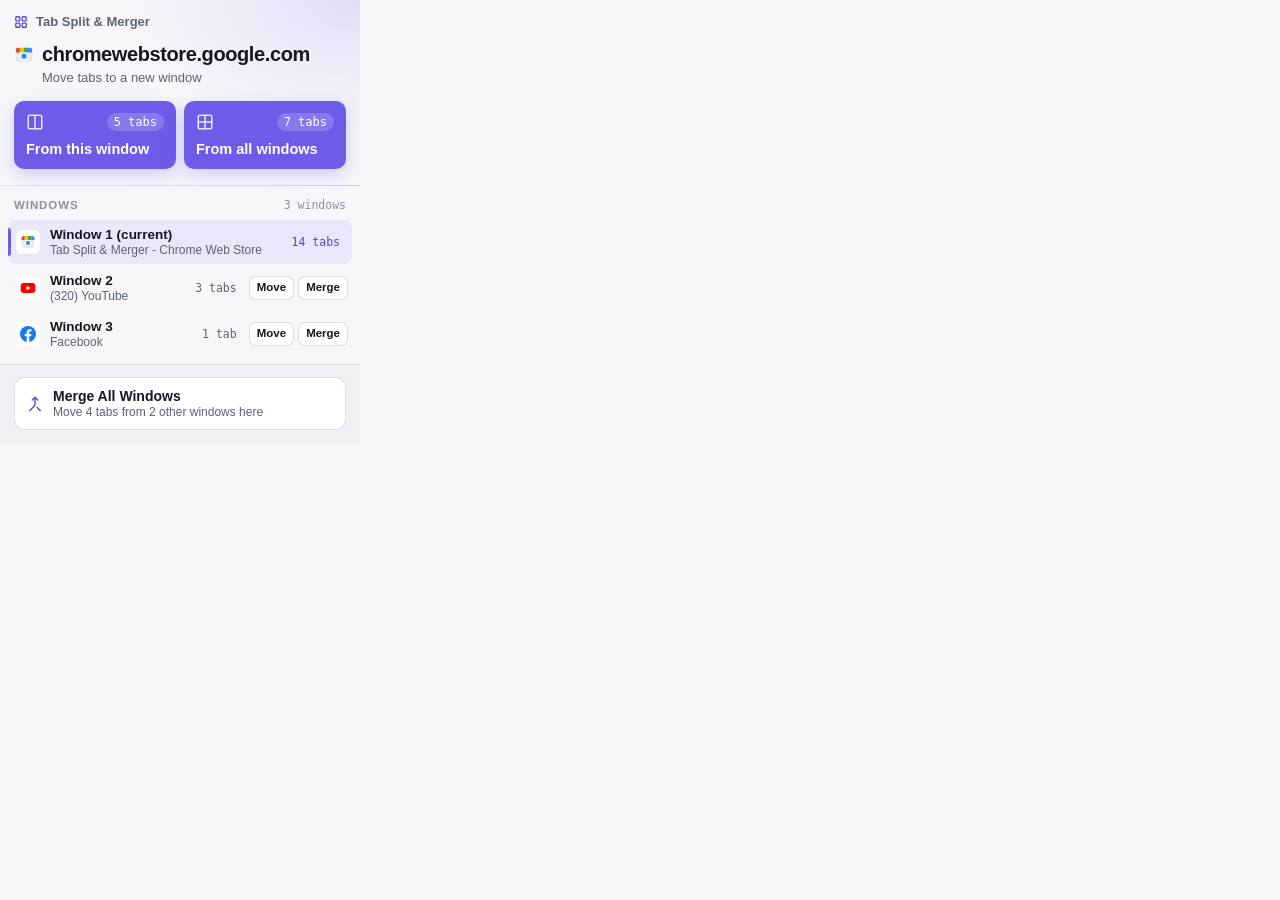
<file: webstore_assets/_gen/popup.html>
<!doctype html>
<!--
  Renders the REAL extension popup (../../popup.html + ../../popup.js) with a
  fake chrome.* API, so store assets always match the shipped UI.
  Serve the repo root over HTTP, then open /webstore_assets/_gen/popup.html

  Query params:
    ?data=cws|todo   sample window set (see chrome-stub.js)
    ?theme=dark      force the dark theme regardless of the OS / emulated colour scheme
-->
<meta charset="utf-8" />
<script>
  (async () => {
    const source = await (await fetch("/popup.html", { cache: "no-store" })).text();
    let html = source
      .replace("<head>", '<head><base href="/" />')
      .replace(
        '<script src="popup.js"><\/script>',
        '<script src="/webstore_assets/_gen/chrome-stub.js"><\/script>' +
          '<script src="/popup.js"><\/script>',
      );
    if (new URLSearchParams(location.search).get("theme") === "dark") {
      // Dark is the popup's default; switch off its light-mode override.
      html = html.replace("@media (prefers-color-scheme: light)", "@media not all");
    }
    document.open();
    document.write(html);
    document.close();
  })();
</script>
</file>
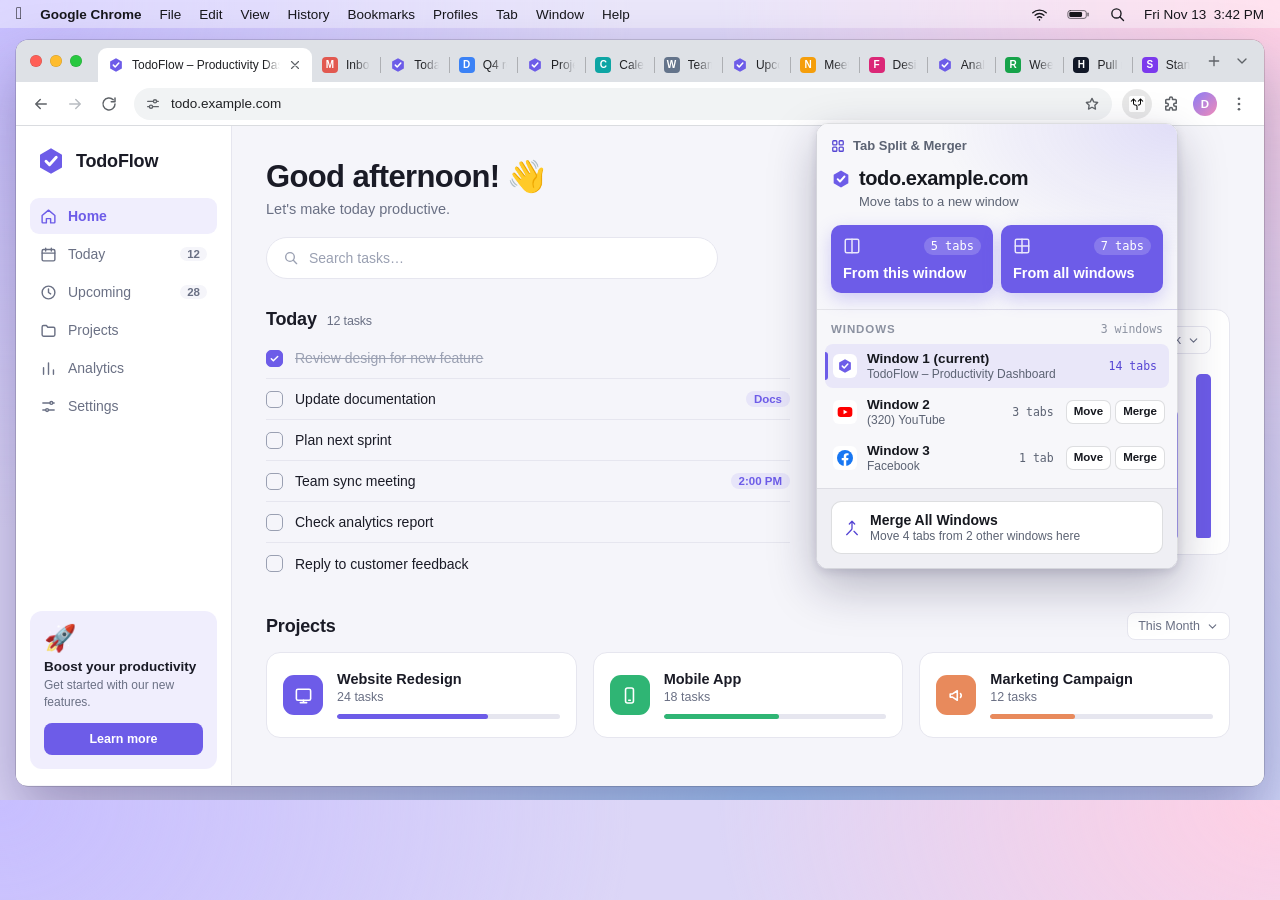
<file: webstore_assets/_gen/scene.html>
<!doctype html>
<!--
  1280x800 Chrome Web Store screenshot scene: macOS desktop + browser window +
  sample page, with the REAL popup (popup.html mock) overlaid under the toolbar icon.
  Light/dark follows prefers-color-scheme (emulated by capture.mjs).
-->
<html lang="en">
  <head>
    <meta charset="utf-8" />
    <title>Screenshot scene</title>
    <style>
      :root {
        --font: -apple-system, BlinkMacSystemFont, "Inter", "Segoe UI", sans-serif;

        /* desktop */
        --wallpaper:
          radial-gradient(90% 120% at 0% 0%, #c7beff 0%, transparent 55%),
          radial-gradient(80% 100% at 100% 0%, #ffd0e4 0%, transparent 55%),
          radial-gradient(90% 110% at 60% 100%, #a9d2ff 0%, transparent 60%), #dcd6f7;
        --menubar-bg: rgba(255, 255, 255, 0.38);
        --menubar-ink: #17171c;

        /* browser chrome */
        --frame: #dee1e6;
        --toolbar: #ffffff;
        --omnibox: #f1f3f4;
        --chrome-ink: #202124;
        --chrome-icon: #5f6368;
        --chrome-icon-off: #b9bdc2;
        --chrome-line: #dadce0;
        --tab-sep: rgba(0, 0, 0, 0.22);
        --pressed: rgba(0, 0, 0, 0.09);
        --window-shadow: 0 0 0 0.5px rgba(0, 0, 0, 0.28), 0 28px 60px rgba(40, 30, 90, 0.35);

        /* popup bubble */
        --bubble-border: rgba(20, 22, 40, 0.14);
        --bubble-shadow: 0 18px 48px rgba(24, 20, 60, 0.28), 0 3px 10px rgba(24, 20, 60, 0.12);

        /* sample page */
        --page: #f5f5fa;
        --side: #ffffff;
        --card: #ffffff;
        --ink: #1a1b26;
        --muted: #6a7084;
        --faint: #9aa0b2;
        --line: #e6e6ef;
        --accent: #6d5ce8;
        --accent-soft: rgba(109, 92, 232, 0.1);
        --accent-2: #a99ff5;
        --green: #2fb574;
        color-scheme: light;
      }

      @media (prefers-color-scheme: dark) {
        :root {
          --wallpaper:
            radial-gradient(90% 120% at 0% 0%, #2c2070 0%, transparent 55%),
            radial-gradient(80% 100% at 100% 0%, #561c52 0%, transparent 55%),
            radial-gradient(90% 110% at 60% 100%, #10305f 0%, transparent 60%), #0d0b1e;
          --menubar-bg: rgba(10, 8, 24, 0.35);
          --menubar-ink: #f4f4f8;

          --frame: #202124;
          --toolbar: #35363a;
          --omnibox: #202124;
          --chrome-ink: #e8eaed;
          --chrome-icon: #c4c7cc;
          --chrome-icon-off: #6f7378;
          --chrome-line: #2a2b2f;
          --tab-sep: rgba(255, 255, 255, 0.24);
          --pressed: rgba(255, 255, 255, 0.16);
          --window-shadow: 0 0 0 0.5px rgba(255, 255, 255, 0.18), 0 28px 60px rgba(0, 0, 0, 0.6);

          --bubble-border: rgba(255, 255, 255, 0.14);
          --bubble-shadow: 0 18px 48px rgba(0, 0, 0, 0.6), 0 3px 10px rgba(0, 0, 0, 0.4);

          --page: #111219;
          --side: #161720;
          --card: #1b1d28;
          --ink: #eceef3;
          --muted: #8b93a5;
          --faint: #626a7b;
          --line: rgba(255, 255, 255, 0.08);
          --accent: #8b7cf6;
          --accent-soft: rgba(139, 124, 246, 0.16);
          --accent-2: #6a5fc4;
          --green: #35c482;
          color-scheme: dark;
        }
        .only-light {
          display: none !important;
        }
      }

      @media (prefers-color-scheme: light) {
        .only-dark {
          display: none !important;
        }
      }

      * {
        box-sizing: border-box;
      }

      html,
      body {
        margin: 0;
        width: 1280px;
        height: 800px;
        overflow: hidden;
      }

      body {
        position: relative;
        font-family: var(--font);
        background: var(--wallpaper);
        -webkit-font-smoothing: antialiased;
      }

      svg {
        display: block;
        fill: none;
        stroke: currentColor;
        stroke-width: 2;
        stroke-linecap: round;
        stroke-linejoin: round;
      }

      /* ---------- macOS menu bar ---------- */
      .menubar {
        position: absolute;
        inset: 0 0 auto 0;
        height: 28px;
        display: flex;
        align-items: center;
        gap: 18px;
        padding: 0 16px;
        font-size: 13.5px;
        font-weight: 500;
        color: var(--menubar-ink);
        background: var(--menubar-bg);
      }

      .menubar .apple {
        font-size: 17px;
        line-height: 1;
        margin-top: -2px;
      }

      .menubar .app {
        font-weight: 700;
      }

      .menubar .spacer {
        flex: 1;
      }

      .menubar svg {
        width: 17px;
        height: 17px;
        stroke-width: 1.9;
      }

      .menubar .battery {
        width: 25px;
      }

      /* ---------- browser window ---------- */
      .window {
        position: absolute;
        left: 16px;
        top: 40px;
        width: 1248px;
        height: 746px;
        border-radius: 12px;
        overflow: hidden;
        background: var(--page);
        box-shadow: var(--window-shadow);
      }

      .tabstrip {
        display: flex;
        align-items: flex-end;
        height: 42px;
        padding: 0 8px 0 0;
        background: var(--frame);
        color: var(--chrome-ink);
      }

      .lights {
        display: flex;
        gap: 8px;
        align-self: center;
        width: 82px;
        padding-left: 14px;
        flex-shrink: 0;
      }

      .lights i {
        width: 12px;
        height: 12px;
        border-radius: 50%;
        box-shadow: inset 0 0 0 0.5px rgba(0, 0, 0, 0.18);
      }

      .lights i:nth-child(1) {
        background: #ff5f57;
      }
      .lights i:nth-child(2) {
        background: #febc2e;
      }
      .lights i:nth-child(3) {
        background: #28c840;
      }

      .tabs {
        display: flex;
        flex: 1;
        min-width: 0;
        height: 34px;
      }

      .tab {
        position: relative;
        display: flex;
        align-items: center;
        gap: 8px;
        flex: 1 1 0;
        min-width: 0;
        padding: 0 10px;
        font-size: 12px;
        border-radius: 9px 9px 0 0;
      }

      .tab + .tab:not(.active)::before {
        content: "";
        position: absolute;
        left: 0;
        top: 9px;
        height: 16px;
        width: 1px;
        background: var(--tab-sep);
      }

      .tab.active + .tab::before {
        display: none;
      }

      .tab.active {
        flex: 0 0 214px;
        background: var(--toolbar);
      }

      .tab .title {
        flex: 1;
        min-width: 0;
        white-space: nowrap;
        overflow: hidden;
        -webkit-mask-image: linear-gradient(90deg, #000 calc(100% - 16px), transparent);
        mask-image: linear-gradient(90deg, #000 calc(100% - 16px), transparent);
      }

      .tab .close {
        width: 14px;
        height: 14px;
        flex-shrink: 0;
        color: var(--chrome-icon);
      }

      .fav {
        display: grid;
        place-items: center;
        width: 16px;
        height: 16px;
        flex-shrink: 0;
        border-radius: 4px;
        font-size: 10px;
        font-weight: 700;
        line-height: 1;
        color: #fff;
      }

      svg.fav {
        border-radius: 0;
        stroke: none;
      }

      .strip-btn {
        display: grid;
        place-items: center;
        align-self: center;
        width: 28px;
        height: 28px;
        flex-shrink: 0;
        color: var(--chrome-icon);
      }

      .strip-btn svg {
        width: 16px;
        height: 16px;
      }

      .toolbar {
        display: flex;
        align-items: center;
        gap: 4px;
        height: 44px;
        padding: 0 10px;
        background: var(--toolbar);
        border-bottom: 1px solid var(--chrome-line);
        color: var(--chrome-ink);
      }

      .tool {
        display: grid;
        place-items: center;
        width: 30px;
        height: 30px;
        flex-shrink: 0;
        border-radius: 50%;
        color: var(--chrome-icon);
      }

      .tool.off {
        color: var(--chrome-icon-off);
      }

      .tool svg {
        width: 18px;
        height: 18px;
      }

      .tool.pressed {
        background: var(--pressed);
      }

      .tool img {
        display: block;
        width: 16px;
        height: 16px;
      }

      .omnibox {
        display: flex;
        align-items: center;
        gap: 10px;
        flex: 1;
        height: 32px;
        margin: 0 6px;
        padding: 0 12px 0 11px;
        border-radius: 16px;
        background: var(--omnibox);
        font-size: 13.5px;
      }

      .omnibox svg {
        width: 16px;
        height: 16px;
        color: var(--chrome-icon);
      }

      .omnibox .url {
        flex: 1;
      }

      .avatar {
        display: grid;
        place-items: center;
        width: 24px;
        height: 24px;
        border-radius: 50%;
        background: linear-gradient(135deg, #8b7cf6, #f08bb8);
        color: #fff;
        font-size: 11.5px;
        font-weight: 700;
      }

      /* ---------- popup bubble ---------- */
      .bubble {
        position: absolute;
        top: 83px;
        right: 86px;
        width: 362px;
        border: 1px solid var(--bubble-border);
        border-radius: 12px;
        overflow: hidden;
        box-shadow: var(--bubble-shadow);
        z-index: 5;
      }

      .bubble iframe {
        display: block;
        width: 360px;
        height: 455px;
        border: 0;
      }

      /* ---------- sample page: TodoFlow ---------- */
      .page {
        display: flex;
        height: 659px;
        color: var(--ink);
        background: var(--page);
      }

      .side {
        display: flex;
        flex-direction: column;
        width: 216px;
        padding: 20px 14px 16px;
        background: var(--side);
        border-right: 1px solid var(--line);
      }

      .logo {
        display: flex;
        align-items: center;
        gap: 10px;
        padding: 0 6px;
        margin-bottom: 22px;
        font-size: 18px;
        font-weight: 700;
        letter-spacing: -0.01em;
      }

      .logo svg {
        width: 30px;
        height: 30px;
        stroke: none;
      }

      .nav a {
        display: flex;
        align-items: center;
        gap: 11px;
        height: 36px;
        padding: 0 10px;
        margin-bottom: 2px;
        border-radius: 9px;
        font-size: 14px;
        font-weight: 500;
        color: var(--muted);
      }

      .nav a.on {
        background: var(--accent-soft);
        color: var(--accent);
        font-weight: 600;
      }

      .nav svg {
        width: 17px;
        height: 17px;
      }

      .nav .n {
        margin-left: auto;
        padding: 1px 7px;
        border-radius: 999px;
        font-size: 11.5px;
        font-weight: 600;
        color: var(--muted);
        background: var(--page);
      }

      .promo {
        margin-top: auto;
        padding: 14px;
        border-radius: 12px;
        background: var(--accent-soft);
      }

      .promo .rocket {
        font-size: 26px;
        line-height: 1;
        margin-bottom: 8px;
      }

      .promo strong {
        display: block;
        font-size: 13.5px;
        margin-bottom: 3px;
      }

      .promo p {
        margin: 0 0 12px;
        font-size: 12px;
        line-height: 1.4;
        color: var(--muted);
      }

      .btn {
        display: grid;
        place-items: center;
        height: 32px;
        border-radius: 8px;
        background: var(--accent);
        color: #fff;
        font-size: 12.5px;
        font-weight: 600;
      }

      .main {
        flex: 1;
        min-width: 0;
        padding: 32px 34px;
      }

      h1 {
        margin: 0;
        font-size: 31px;
        font-weight: 700;
        letter-spacing: -0.02em;
      }

      .sub {
        margin: 6px 0 0;
        font-size: 14.5px;
        color: var(--muted);
      }

      .search {
        display: flex;
        align-items: center;
        gap: 10px;
        width: 452px;
        height: 42px;
        margin-top: 20px;
        padding: 0 16px;
        border: 1px solid var(--line);
        border-radius: 21px;
        background: var(--card);
        font-size: 14px;
        color: var(--faint);
      }

      .search svg {
        width: 16px;
        height: 16px;
      }

      .cols {
        display: grid;
        grid-template-columns: minmax(0, 1fr) 412px;
        gap: 28px;
        margin-top: 30px;
      }

      h2 {
        display: flex;
        align-items: baseline;
        gap: 10px;
        margin: 0 0 8px;
        font-size: 18px;
        font-weight: 700;
        letter-spacing: -0.01em;
      }

      h2 small {
        font-size: 12.5px;
        font-weight: 500;
        color: var(--muted);
      }

      .task {
        display: flex;
        align-items: center;
        gap: 12px;
        height: 41px;
        border-bottom: 1px solid var(--line);
        font-size: 14px;
      }

      .task:last-child {
        border-bottom: 0;
      }

      .task .box {
        display: grid;
        place-items: center;
        width: 17px;
        height: 17px;
        flex-shrink: 0;
        border: 1.5px solid var(--faint);
        border-radius: 5px;
      }

      .task.done {
        color: var(--faint);
        text-decoration: line-through;
      }

      .task.done .box {
        border-color: var(--accent);
        background: var(--accent);
        color: #fff;
      }

      .task .box svg {
        width: 11px;
        height: 11px;
        stroke-width: 3.2;
      }

      .task .tag {
        margin-left: auto;
        padding: 2px 8px;
        border-radius: 999px;
        font-size: 11.5px;
        font-weight: 600;
        text-decoration: none;
        color: var(--accent);
        background: var(--accent-soft);
      }

      .card {
        border: 1px solid var(--line);
        border-radius: 14px;
        background: var(--card);
      }

      .chart {
        padding: 16px 18px;
        height: 246px;
      }

      .chart-head {
        display: flex;
        align-items: center;
        justify-content: space-between;
        font-size: 14px;
        font-weight: 600;
      }

      .pill {
        display: flex;
        align-items: center;
        gap: 6px;
        height: 28px;
        padding: 0 10px;
        border: 1px solid var(--line);
        border-radius: 8px;
        background: var(--card);
        font-size: 12.5px;
        font-weight: 500;
        color: var(--muted);
      }

      .pill svg {
        width: 13px;
        height: 13px;
      }

      .bars {
        display: flex;
        align-items: flex-end;
        justify-content: space-between;
        height: 164px;
        margin-top: 20px;
      }

      .bars i {
        width: 15px;
        border-radius: 5px 5px 2px 2px;
        background: var(--accent-2);
      }

      .bars i.hi {
        background: var(--accent);
      }

      .projects-head {
        display: flex;
        align-items: center;
        justify-content: space-between;
        margin: 28px 0 12px;
      }

      .projects-head h2 {
        margin: 0;
      }

      .projects {
        display: grid;
        grid-template-columns: repeat(3, minmax(0, 1fr));
        gap: 16px;
      }

      .project {
        display: flex;
        align-items: center;
        gap: 14px;
        padding: 18px 16px;
      }

      .project .ico {
        display: grid;
        place-items: center;
        width: 40px;
        height: 40px;
        flex-shrink: 0;
        border-radius: 11px;
        color: #fff;
      }

      .project .ico svg {
        width: 19px;
        height: 19px;
      }

      .project .info {
        flex: 1;
        min-width: 0;
      }

      .project strong {
        display: block;
        font-size: 14.5px;
        font-weight: 600;
      }

      .project span {
        font-size: 12.5px;
        color: var(--muted);
      }

      .progress {
        height: 5px;
        margin-top: 9px;
        border-radius: 999px;
        background: var(--line);
        overflow: hidden;
      }

      .progress i {
        display: block;
        height: 100%;
        border-radius: 999px;
      }
    </style>
  </head>
  <body>
    <!-- macOS menu bar -->
    <div class="menubar">
      <span class="apple">&#xF8FF;</span>
      <span class="app">Google Chrome</span>
      <span>File</span>
      <span>Edit</span>
      <span>View</span>
      <span>History</span>
      <span>Bookmarks</span>
      <span>Profiles</span>
      <span>Tab</span>
      <span>Window</span>
      <span>Help</span>
      <span class="spacer"></span>
      <svg viewBox="0 0 24 24">
        <path d="M2.5 9.5a14 14 0 0 1 19 0"></path>
        <path d="M5.8 13a9.2 9.2 0 0 1 12.4 0"></path>
        <path d="M9 16.4a4.6 4.6 0 0 1 6 0"></path>
        <circle cx="12" cy="19.6" r="1.1" fill="currentColor" stroke="none"></circle>
      </svg>
      <svg class="battery" viewBox="0 0 34 24">
        <rect x="2" y="6.5" width="26" height="11" rx="3.2" stroke-width="1.4" opacity="0.6"></rect>
        <rect x="4" y="8.5" width="18" height="7" rx="1.6" fill="currentColor" stroke="none"></rect>
        <path d="M30.5 10.3v3.4" stroke-width="2" opacity="0.6"></path>
      </svg>
      <svg viewBox="0 0 24 24">
        <circle cx="10.5" cy="10.5" r="6.5"></circle>
        <path d="m15.5 15.5 5 5"></path>
      </svg>
      <span class="only-light">Fri Nov 13&nbsp;&nbsp;3:42 PM</span>
      <span class="only-dark">Fri Nov 13&nbsp;&nbsp;9:42 PM</span>
    </div>

    <div class="window">
      <!-- tab strip: 14 tabs, 5 of them on todo.example.com -->
      <div class="tabstrip">
        <div class="lights"><i></i><i></i><i></i></div>
        <div class="tabs" id="tabs"></div>
        <div class="strip-btn">
          <svg viewBox="0 0 24 24"><path d="M12 5v14M5 12h14"></path></svg>
        </div>
        <div class="strip-btn" style="margin-left: auto">
          <svg viewBox="0 0 24 24"><path d="m6 9 6 6 6-6"></path></svg>
        </div>
      </div>

      <div class="toolbar">
        <div class="tool">
          <svg viewBox="0 0 24 24"><path d="M19 12H5M11 6l-6 6 6 6"></path></svg>
        </div>
        <div class="tool off">
          <svg viewBox="0 0 24 24"><path d="M5 12h14M13 6l6 6-6 6"></path></svg>
        </div>
        <div class="tool">
          <svg viewBox="0 0 24 24">
            <path d="M20 12a8 8 0 1 1-2.34-5.66"></path>
            <path d="M20 4v5h-5"></path>
          </svg>
        </div>
        <div class="omnibox">
          <svg viewBox="0 0 24 24">
            <path d="M4 8h8M18 8h2M4 16h2M12 16h8"></path>
            <circle cx="15" cy="8" r="2.4"></circle>
            <circle cx="9" cy="16" r="2.4"></circle>
          </svg>
          <span class="url">todo.example.com</span>
          <svg viewBox="0 0 24 24">
            <path d="m12 3.5 2.6 5.3 5.9.9-4.25 4.1 1 5.8L12 16.9l-5.25 2.7 1-5.8L3.5 9.7l5.9-.9z"></path>
          </svg>
        </div>
        <!-- the extension's real toolbar icon, shown pressed because its popup is open -->
        <div class="tool pressed"><img src="/icons/icon16.png" alt="" /></div>
        <div class="tool">
          <svg viewBox="0 0 24 24">
            <path d="M10 4.5a2 2 0 1 1 4 0V6h4a1 1 0 0 1 1 1v4h-1.5a2 2 0 1 0 0 4H19v4a1 1 0 0 1-1 1h-4v-1.5a2 2 0 1 0-4 0V20H6a1 1 0 0 1-1-1v-4h1.5a2 2 0 1 0 0-4H5V7a1 1 0 0 1 1-1h4z"></path>
          </svg>
        </div>
        <div class="tool"><span class="avatar">D</span></div>
        <div class="tool">
          <svg viewBox="0 0 24 24" style="fill: currentColor; stroke: none">
            <circle cx="12" cy="5" r="1.8"></circle>
            <circle cx="12" cy="12" r="1.8"></circle>
            <circle cx="12" cy="19" r="1.8"></circle>
          </svg>
        </div>
      </div>

      <!-- sample page -->
      <div class="page">
        <aside class="side">
          <div class="logo">
            <svg viewBox="0 0 24 24">
              <path d="M12 1.8 20.8 6.9v10.2L12 22.2 3.2 17.1V6.9z" fill="var(--accent)"></path>
              <path d="m8 12.2 2.8 2.8L16.2 9" fill="none" stroke="#fff" stroke-width="2.3"></path>
            </svg>
            TodoFlow
          </div>
          <nav class="nav">
            <a class="on">
              <svg viewBox="0 0 24 24"><path d="M3 10.5 12 3l9 7.5V20a1 1 0 0 1-1 1h-5v-6H9v6H4a1 1 0 0 1-1-1z"></path></svg>
              Home
            </a>
            <a>
              <svg viewBox="0 0 24 24"><rect x="3" y="5" width="18" height="16" rx="2"></rect><path d="M3 10h18M8 3v4M16 3v4"></path></svg>
              Today <span class="n">12</span>
            </a>
            <a>
              <svg viewBox="0 0 24 24"><circle cx="12" cy="12" r="9"></circle><path d="M12 7v5l3 2"></path></svg>
              Upcoming <span class="n">28</span>
            </a>
            <a>
              <svg viewBox="0 0 24 24"><path d="M3 7a2 2 0 0 1 2-2h4l2 2.5h8a2 2 0 0 1 2 2V18a2 2 0 0 1-2 2H5a2 2 0 0 1-2-2z"></path></svg>
              Projects
            </a>
            <a>
              <svg viewBox="0 0 24 24"><path d="M5 20v-9M12 20V4M19 20v-6"></path></svg>
              Analytics
            </a>
            <a>
              <svg viewBox="0 0 24 24"><path d="M4 7h10M18 7h2M4 17h4M12 17h8"></path><circle cx="16" cy="7" r="2"></circle><circle cx="10" cy="17" r="2"></circle></svg>
              Settings
            </a>
          </nav>
          <div class="promo">
            <div class="rocket">🚀</div>
            <strong>Boost your productivity</strong>
            <p>Get started with our new features.</p>
            <div class="btn">Learn more</div>
          </div>
        </aside>

        <main class="main">
          <h1 class="only-light">Good afternoon! 👋</h1>
          <h1 class="only-dark">Good evening! 🌙</h1>
          <p class="sub only-light">Let's make today productive.</p>
          <p class="sub only-dark">Stay focused. You've got this!</p>

          <div class="search">
            <svg viewBox="0 0 24 24"><circle cx="10.5" cy="10.5" r="6.5"></circle><path d="m15.5 15.5 5 5"></path></svg>
            Search tasks…
          </div>

          <div class="cols">
            <section>
              <h2>Today <small>12 tasks</small></h2>
              <div class="task done">
                <span class="box"><svg viewBox="0 0 24 24"><path d="m5 12.5 4.5 4.5L19 7.5"></path></svg></span>
                Review design for new feature
              </div>
              <div class="task"><span class="box"></span>Update documentation <span class="tag">Docs</span></div>
              <div class="task"><span class="box"></span>Plan next sprint</div>
              <div class="task"><span class="box"></span>Team sync meeting <span class="tag">2:00 PM</span></div>
              <div class="task"><span class="box"></span>Check analytics report</div>
              <div class="task"><span class="box"></span>Reply to customer feedback</div>
            </section>

            <section class="card chart">
              <div class="chart-head">
                Completed tasks
                <span class="pill">This Week <svg viewBox="0 0 24 24"><path d="m6 9 6 6 6-6"></path></svg></span>
              </div>
              <div class="bars">
                <i style="height: 34%"></i><i style="height: 52%"></i><i style="height: 41%"></i>
                <i style="height: 66%"></i><i style="height: 48%"></i><i style="height: 58%"></i>
                <i style="height: 39%"></i><i style="height: 72%"></i><i style="height: 55%"></i>
                <i style="height: 63%"></i><i style="height: 78%"></i><i class="hi" style="height: 100%"></i>
              </div>
            </section>
          </div>

          <div class="projects-head">
            <h2>Projects</h2>
            <span class="pill">This Month <svg viewBox="0 0 24 24"><path d="m6 9 6 6 6-6"></path></svg></span>
          </div>
          <div class="projects">
            <div class="card project">
              <span class="ico" style="background: var(--accent)">
                <svg viewBox="0 0 24 24"><rect x="3" y="4" width="18" height="14" rx="2"></rect><path d="M8 21h8M12 18v3"></path></svg>
              </span>
              <div class="info">
                <strong>Website Redesign</strong><span>24 tasks</span>
                <div class="progress"><i style="width: 68%; background: var(--accent)"></i></div>
              </div>
            </div>
            <div class="card project">
              <span class="ico" style="background: var(--green)">
                <svg viewBox="0 0 24 24"><rect x="7" y="2.5" width="10" height="19" rx="2.5"></rect><path d="M11 18h2"></path></svg>
              </span>
              <div class="info">
                <strong>Mobile App</strong><span>18 tasks</span>
                <div class="progress"><i style="width: 52%; background: var(--green)"></i></div>
              </div>
            </div>
            <div class="card project">
              <span class="ico" style="background: #e88a5c">
                <svg viewBox="0 0 24 24"><path d="M4 10v4h3l6 4V6l-6 4z"></path><path d="M17 9.5a4 4 0 0 1 0 5"></path></svg>
              </span>
              <div class="info">
                <strong>Marketing Campaign</strong><span>12 tasks</span>
                <div class="progress"><i style="width: 38%; background: #e88a5c"></i></div>
              </div>
            </div>
          </div>
        </main>
      </div>

      <!-- extension popup (real popup.html + popup.js with sample data) -->
      <div class="bubble">
        <iframe id="popup" src="popup.html?data=todo" title="Tab Split &amp; Merger popup"></iframe>
      </div>
    </div>

    <script>
      // Tab strip: the current window's 14 tabs, 5 of them on todo.example.com.
      const TODO_FAV =
        '<svg class="fav" viewBox="0 0 24 24"><path d="M12 1.8 20.8 6.9v10.2L12 22.2 3.2 17.1V6.9z" fill="#6d5ce8"></path>' +
        '<path d="m8 12.2 2.8 2.8L16.2 9" fill="none" stroke="#fff" stroke-width="2.3" stroke-linecap="round" stroke-linejoin="round"></path></svg>';
      const letter = (char, color) => `<span class="fav" style="background:${color}">${char}</span>`;
      const CLOSE = '<svg class="close" viewBox="0 0 24 24"><path d="M6 6l12 12M18 6 6 18"></path></svg>';
      const TABS = [
        [TODO_FAV, "TodoFlow – Productivity Dashboard", true],
        [letter("M", "#e25950"), "Inbox (4)"],
        [TODO_FAV, "Today – TodoFlow"],
        [letter("D", "#3b82f6"), "Q4 roadmap"],
        [TODO_FAV, "Projects – TodoFlow"],
        [letter("C", "#0ea5a4"), "Calendar"],
        [letter("W", "#64748b"), "Team wiki"],
        [TODO_FAV, "Upcoming – TodoFlow"],
        [letter("N", "#f59e0b"), "Meeting notes"],
        [letter("F", "#db2777"), "Design file"],
        [TODO_FAV, "Analytics – TodoFlow"],
        [letter("R", "#16a34a"), "Weekly report"],
        [letter("H", "#111827"), "Pull requests"],
        [letter("S", "#7c3aed"), "Standup"],
      ];
      document.getElementById("tabs").innerHTML = TABS.map(
        ([fav, title, active]) =>
          `<div class="tab${active ? " active" : ""}">${fav}<span class="title">${title}</span>${active ? CLOSE : ""}</div>`,
      ).join("");

      // Size the popup iframe to its content, then flag the scene as ready.
      const frame = document.getElementById("popup");
      const timer = setInterval(() => {
        const doc = frame.contentDocument;
        if (doc?.documentElement?.dataset.ready !== "true") return;
        clearInterval(timer);
        frame.style.height = doc.body.offsetHeight + "px";
        document.documentElement.dataset.ready = "true";
      }, 30);
    </script>
  </body>
</html>
</file>
<file: webstore_assets/_gen/promo.css>
/* Shared base for the promo canvases (cover_classic.html, cover_landing.html). */
:root {
  --font: -apple-system, BlinkMacSystemFont, "Inter", "Segoe UI", sans-serif;
  --accent: #8b7cf6;
  --accent-strong: #a597ff;
  --accent-deep: #6d5ce8;
  --lilac: #cfc8ff;
  --text: #f1effc;
  --text-soft: #c4c1de;
  color-scheme: dark;
}

* {
  box-sizing: border-box;
}

html,
body {
  margin: 0;
  width: 100%;
  height: 100%;
  overflow: hidden;
}

body {
  position: relative;
  font-family: var(--font);
  color: var(--text);
  -webkit-font-smoothing: antialiased;
}

/* Fixed 1280x800 design surface; promo.js scales it to fit the viewport. */
.stage {
  position: absolute;
  left: 50%;
  top: 50%;
  width: 1280px;
  height: 800px;
  transform: translate(-50%, -50%);
}

/* Inline SVG icon slot, filled by promo.js from data-icon. */
.ic {
  display: inline-block;
  flex-shrink: 0;
  width: 1em;
  height: 1em;
  line-height: 0;
}

.ic svg {
  display: block;
  width: 100%;
  height: 100%;
  overflow: visible;
}

/* App icon tile. */
.app-tile {
  display: grid;
  place-items: center;
  flex-shrink: 0;
  color: #fff;
  background: linear-gradient(140deg, #9a8cff, #6d5ce8);
  box-shadow:
    0 14px 34px rgba(109, 92, 232, 0.45),
    inset 0 1px 0 rgba(255, 255, 255, 0.35);
}

/* White rounded tile behind a site mark. */
.site-tile {
  display: grid;
  place-items: center;
  flex-shrink: 0;
  background: #fff;
  box-shadow: 0 1px 3px rgba(10, 8, 40, 0.35);
}

/* Arrow pointer + click sparks. */
.cursor {
  position: absolute;
  z-index: 20;
  fill: #3a2f9b;
  stroke: #ece8ff;
  filter: drop-shadow(0 3px 5px rgba(6, 4, 30, 0.55));
}

.sparks {
  position: absolute;
  z-index: 20;
  color: var(--accent);
}

/* Toolbar bits shared by the browser mocks. */
.tool {
  display: grid;
  place-items: center;
  flex-shrink: 0;
  border-radius: 50%;
  color: #c9c7d6;
}

.tool.pressed {
  color: var(--accent-strong);
  background: rgba(139, 124, 246, 0.26);
}

.tool.round {
  background: rgba(255, 255, 255, 0.09);
}

.avatar {
  display: grid;
  place-items: end center;
  flex-shrink: 0;
  overflow: hidden;
  border-radius: 50%;
  color: #2d2a4d;
  background: linear-gradient(160deg, #e9e6f5, #a9a4c9);
}

.traffic {
  display: flex;
  flex-shrink: 0;
}

.traffic i {
  border-radius: 50%;
}

.traffic i:nth-child(1) {
  background: #ff5f57;
}

.traffic i:nth-child(2) {
  background: #febc2e;
}

.traffic i:nth-child(3) {
  background: #28c840;
}
</file>
